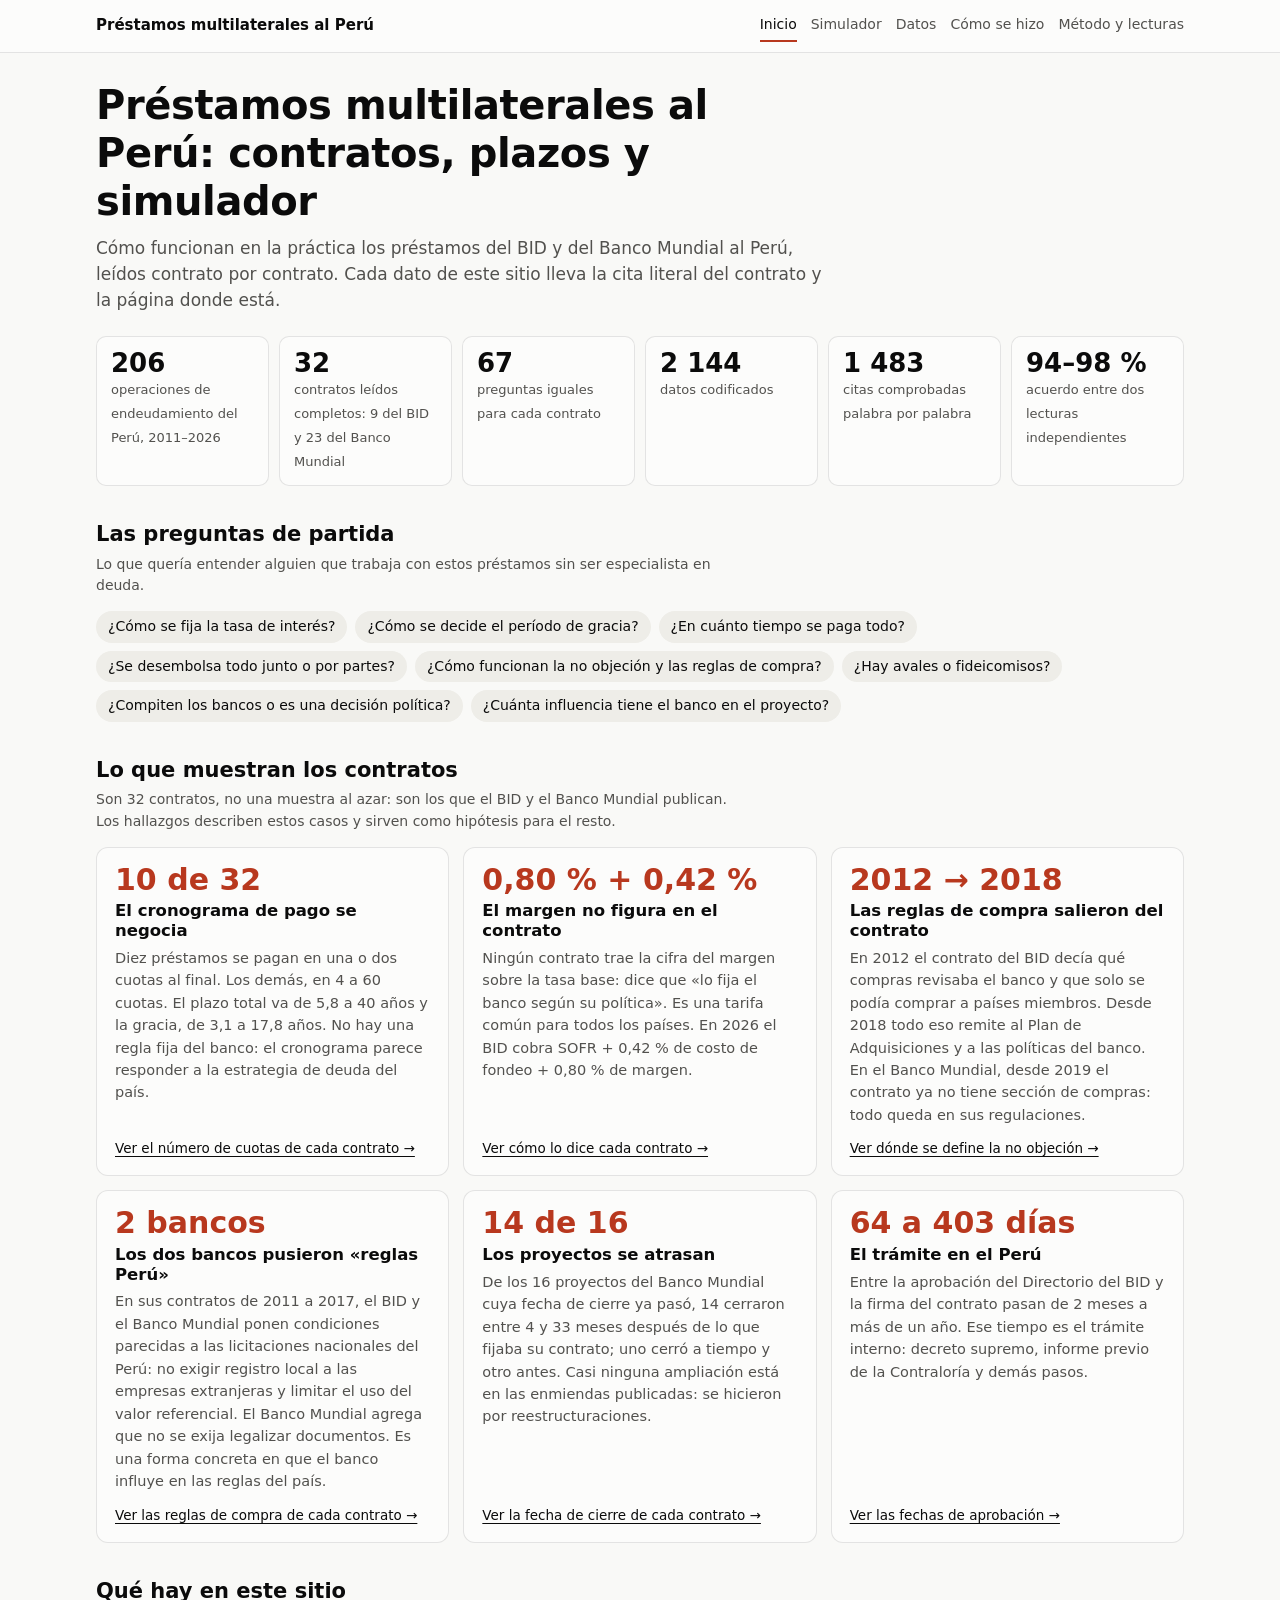
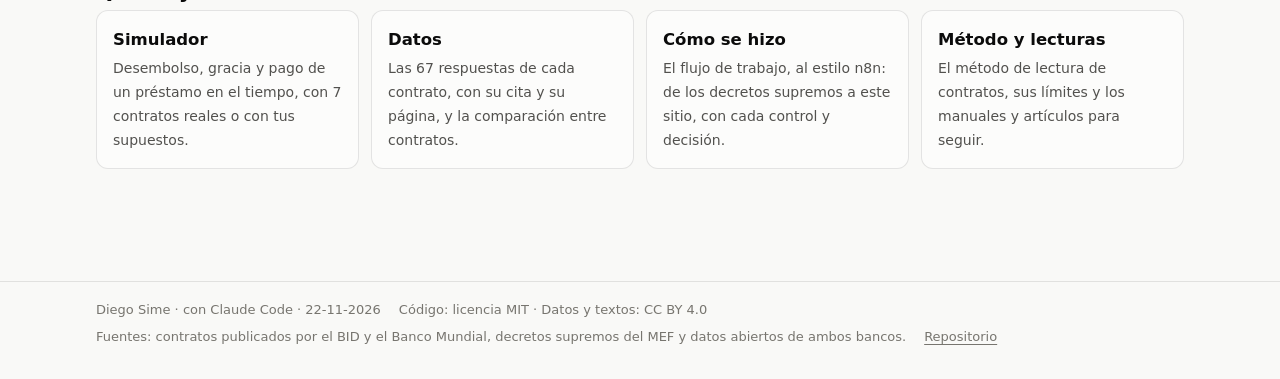
<file: index.html>
<!doctype html>
<html lang="es">
<head>
<meta charset="utf-8">
<meta name="viewport" content="width=device-width, initial-scale=1, viewport-fit=cover">
<title>Préstamos multilaterales al Perú</title>
<meta name="description" content="Cómo funcionan, en la práctica, los préstamos del BID y del Banco Mundial al Perú: 32 contratos leídos uno por uno, con plazos, tasas, desembolsos, compras y atrasos, y un simulador.">
<link rel="icon" href="data:image/svg+xml,%3Csvg xmlns='http://www.w3.org/2000/svg' viewBox='0 0 16 16'%3E%3Crect x='1' y='7' width='3' height='8' rx='1' fill='%232a78d6'/%3E%3Crect x='6.5' y='3' width='3' height='12' rx='1' fill='%23eb6834'/%3E%3Crect x='12' y='5' width='3' height='10' rx='1' fill='%231baf7a'/%3E%3C/svg%3E">
<link rel="stylesheet" href="assets/estilos.css">
</head>
<body>
<!-- PROCESO 1: Barra superior, igual en todas las páginas -->
<header class="barra"><div class="barra__in">
  <a class="barra__sitio" href="index.html">Préstamos multilaterales al Perú</a>
  <nav aria-label="Secciones">
    <a href="index.html" aria-current="page">Inicio</a>
    <a href="simulador.html">Simulador</a>
    <a href="datos.html">Datos</a>
    <a href="pipeline.html">Cómo se hizo</a>
    <a href="metodo.html">Método y lecturas</a>
  </nav>
</div></header>

<main>
<!-- PROCESO 2: Portada -->
<section class="portada">
  <h1>Préstamos multilaterales al Perú: contratos, plazos y simulador</h1>
  <p class="lead">Cómo funcionan en la práctica los préstamos del BID y del Banco Mundial al Perú, leídos contrato por contrato. Cada dato de este sitio lleva la cita literal del contrato y la página donde está.</p>
  <div class="cifras" aria-label="El trabajo en cifras">
    <div class="cifra"><b>206</b><span>operaciones de endeudamiento del Perú, 2011–2026</span></div>
    <div class="cifra"><b>32</b><span>contratos leídos completos: 9 del BID y 23 del Banco Mundial</span></div>
    <div class="cifra"><b>67</b><span>preguntas iguales para cada contrato</span></div>
    <div class="cifra"><b>2 144</b><span>datos codificados</span></div>
    <div class="cifra"><b>1 483</b><span>citas comprobadas palabra por palabra</span></div>
    <div class="cifra"><b>94–98 %</b><span>acuerdo entre dos lecturas independientes</span></div>
  </div>
</section>

<!-- PROCESO 3: Preguntas de partida -->
<section class="seccion">
  <h2>Las preguntas de partida</h2>
  <p class="sub">Lo que quería entender alguien que trabaja con estos préstamos sin ser especialista en deuda.</p>
  <ul class="preguntas">
    <li>¿Cómo se fija la tasa de interés?</li><li>¿Cómo se decide el período de gracia?</li><li>¿En cuánto tiempo se paga todo?</li>
    <li>¿Se desembolsa todo junto o por partes?</li><li>¿Cómo funcionan la no objeción y las reglas de compra?</li>
    <li>¿Hay avales o fideicomisos?</li><li>¿Compiten los bancos o es una decisión política?</li><li>¿Cuánta influencia tiene el banco en el proyecto?</li>
  </ul>
</section>

<!-- PROCESO 4: Hallazgos, cada uno con enlace a su evidencia -->
<section class="seccion">
  <h2>Lo que muestran los contratos</h2>
  <p class="sub">Son 32 contratos, no una muestra al azar: son los que el BID y el Banco Mundial publican. Los hallazgos describen estos casos y sirven como hipótesis para el resto.</p>
  <div class="hallazgos">
    <article class="hallazgo">
      <div class="num">10 de 32</div>
      <h3>El cronograma de pago se negocia</h3>
      <p>Diez préstamos se pagan en una o dos cuotas al final. Los demás, en 4 a 60 cuotas. El plazo total va de 5,8 a 40 años y la gracia, de 3,1 a 17,8 años. No hay una regla fija del banco: el cronograma parece responder a la estrategia de deuda del país.</p>
      <a class="ver" href="datos.html#var=B04">Ver el número de cuotas de cada contrato →</a>
    </article>
    <article class="hallazgo">
      <div class="num">0,80 % + 0,42 %</div>
      <h3>El margen no figura en el contrato</h3>
      <p>Ningún contrato trae la cifra del margen sobre la tasa base: dice que «lo fija el banco según su política». Es una tarifa común para todos los países. En 2026 el BID cobra SOFR + 0,42 % de costo de fondeo + 0,80 % de margen.</p>
      <a class="ver" href="datos.html#var=C03">Ver cómo lo dice cada contrato →</a>
    </article>
    <article class="hallazgo">
      <div class="num">2012 → 2018</div>
      <h3>Las reglas de compra salieron del contrato</h3>
      <p>En 2012 el contrato del BID decía qué compras revisaba el banco y que solo se podía comprar a países miembros. Desde 2018 todo eso remite al Plan de Adquisiciones y a las políticas del banco. En el Banco Mundial, desde 2019 el contrato ya no tiene sección de compras: todo queda en sus regulaciones.</p>
      <a class="ver" href="datos.html#var=E05a">Ver dónde se define la no objeción →</a>
    </article>
    <article class="hallazgo">
      <div class="num">2 bancos</div>
      <h3>Los dos bancos pusieron «reglas Perú»</h3>
      <p>En sus contratos de 2011 a 2017, el BID y el Banco Mundial ponen condiciones parecidas a las licitaciones nacionales del Perú: no exigir registro local a las empresas extranjeras y limitar el uso del valor referencial. El Banco Mundial agrega que no se exija legalizar documentos. Es una forma concreta en que el banco influye en las reglas del país.</p>
      <a class="ver" href="datos.html#var=E12">Ver las reglas de compra de cada contrato →</a>
    </article>
    <article class="hallazgo">
      <div class="num">14 de 16</div>
      <h3>Los proyectos se atrasan</h3>
      <p>De los 16 proyectos del Banco Mundial cuya fecha de cierre ya pasó, 14 cerraron entre 4 y 33 meses después de lo que fijaba su contrato; uno cerró a tiempo y otro antes. Casi ninguna ampliación está en las enmiendas publicadas: se hicieron por reestructuraciones.</p>
      <a class="ver" href="datos.html#var=B01">Ver la fecha de cierre de cada contrato →</a>
    </article>
    <article class="hallazgo">
      <div class="num">64 a 403 días</div>
      <h3>El trámite en el Perú</h3>
      <p>Entre la aprobación del Directorio del BID y la firma del contrato pasan de 2 meses a más de un año. Ese tiempo es el trámite interno: decreto supremo, informe previo de la Contraloría y demás pasos.</p>
      <a class="ver" href="datos.html#var=A06">Ver las fechas de aprobación →</a>
    </article>
  </div>
</section>

<!-- PROCESO 5: Accesos -->
<section class="seccion">
  <h2>Qué hay en este sitio</h2>
  <div class="accesos">
    <a class="acceso" href="simulador.html"><b>Simulador</b><span>Desembolso, gracia y pago de un préstamo en el tiempo, con 7 contratos reales o con tus supuestos.</span></a>
    <a class="acceso" href="datos.html"><b>Datos</b><span>Las 67 respuestas de cada contrato, con su cita y su página, y la comparación entre contratos.</span></a>
    <a class="acceso" href="pipeline.html"><b>Cómo se hizo</b><span>El flujo de trabajo, al estilo n8n: de los decretos supremos a este sitio, con cada control y decisión.</span></a>
    <a class="acceso" href="metodo.html"><b>Método y lecturas</b><span>El método de lectura de contratos, sus límites y los manuales y artículos para seguir.</span></a>
  </div>
</section>
</main>

<footer class="pie"><div class="pie__in">
  <span>Diego Sime · con Claude Code · 22-11-2026</span>
  <span>Código: licencia MIT · Datos y textos: CC BY 4.0</span>
  <span>Fuentes: contratos publicados por el BID y el Banco Mundial, decretos supremos del MEF y datos abiertos de ambos bancos.</span>
  <a href="https://github.com/diegosimemirror/loan">Repositorio</a>
</div></footer>
</body>
</html>
</file>
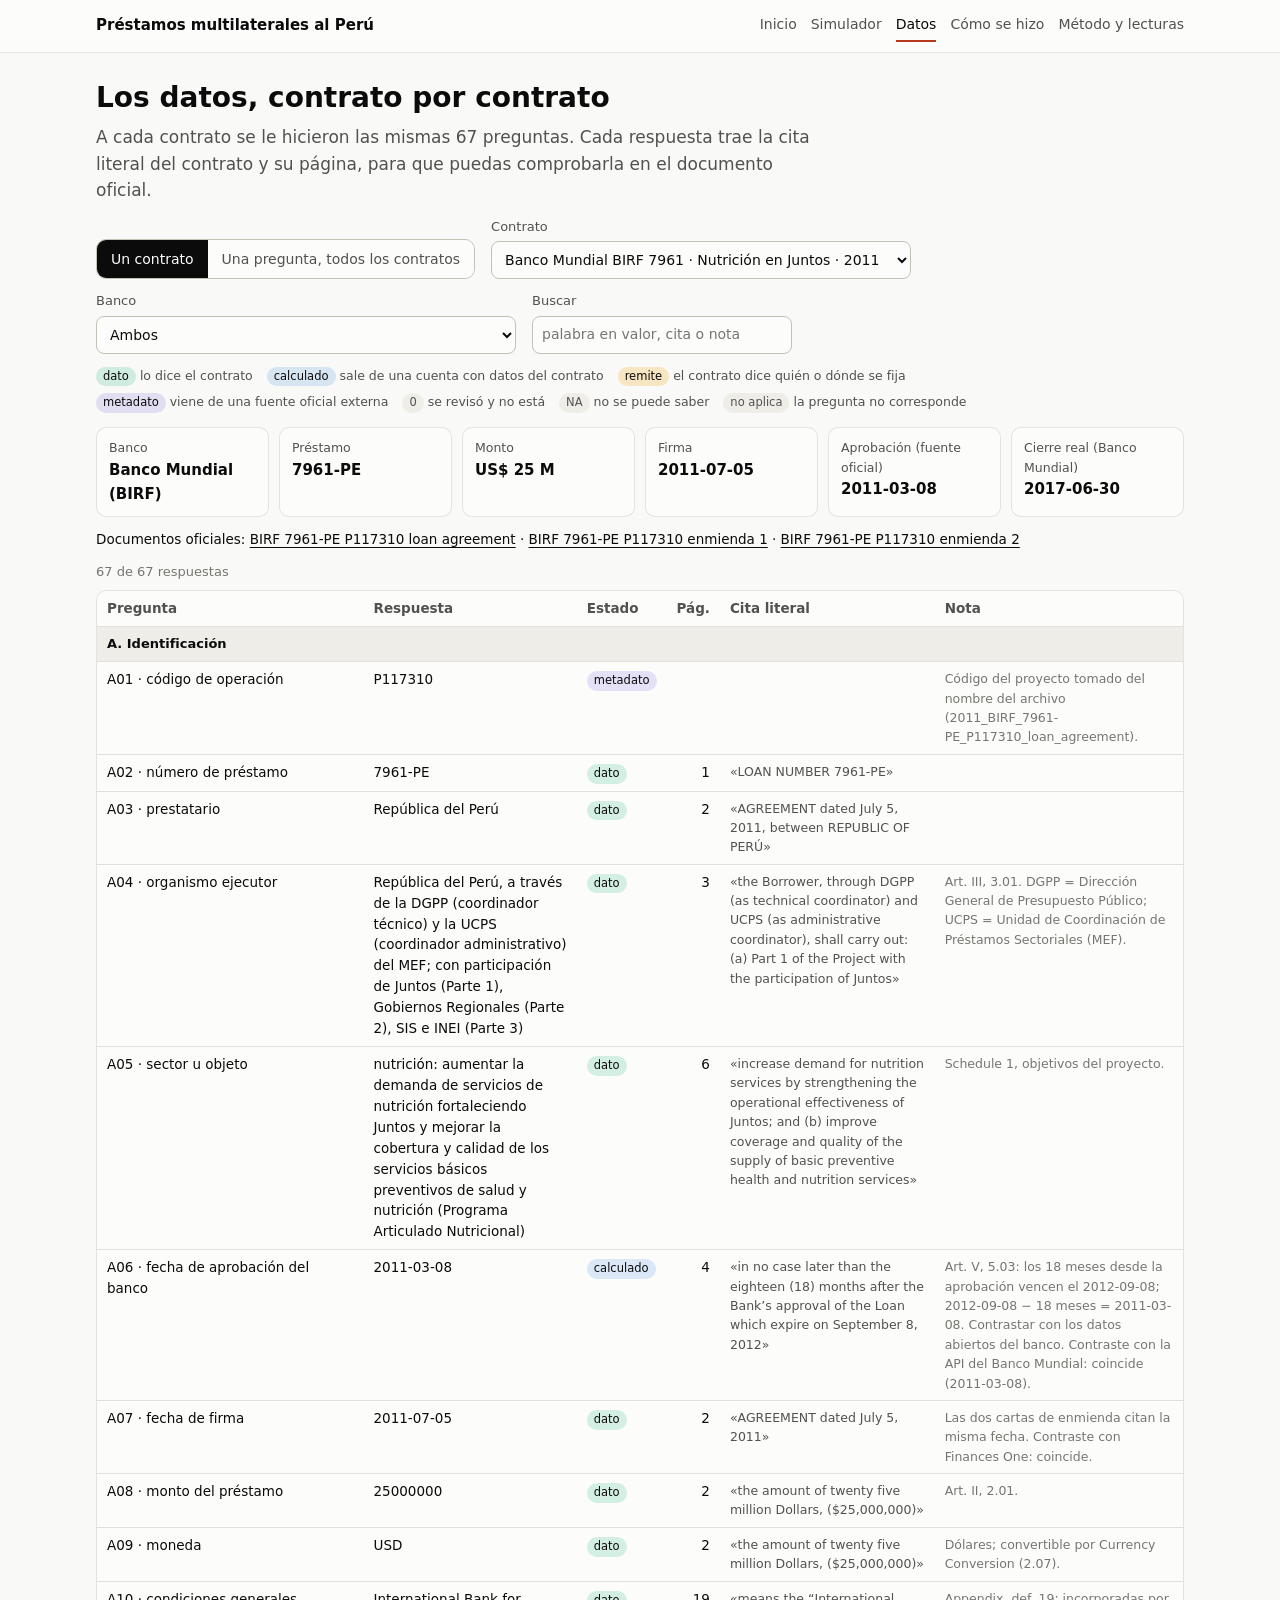
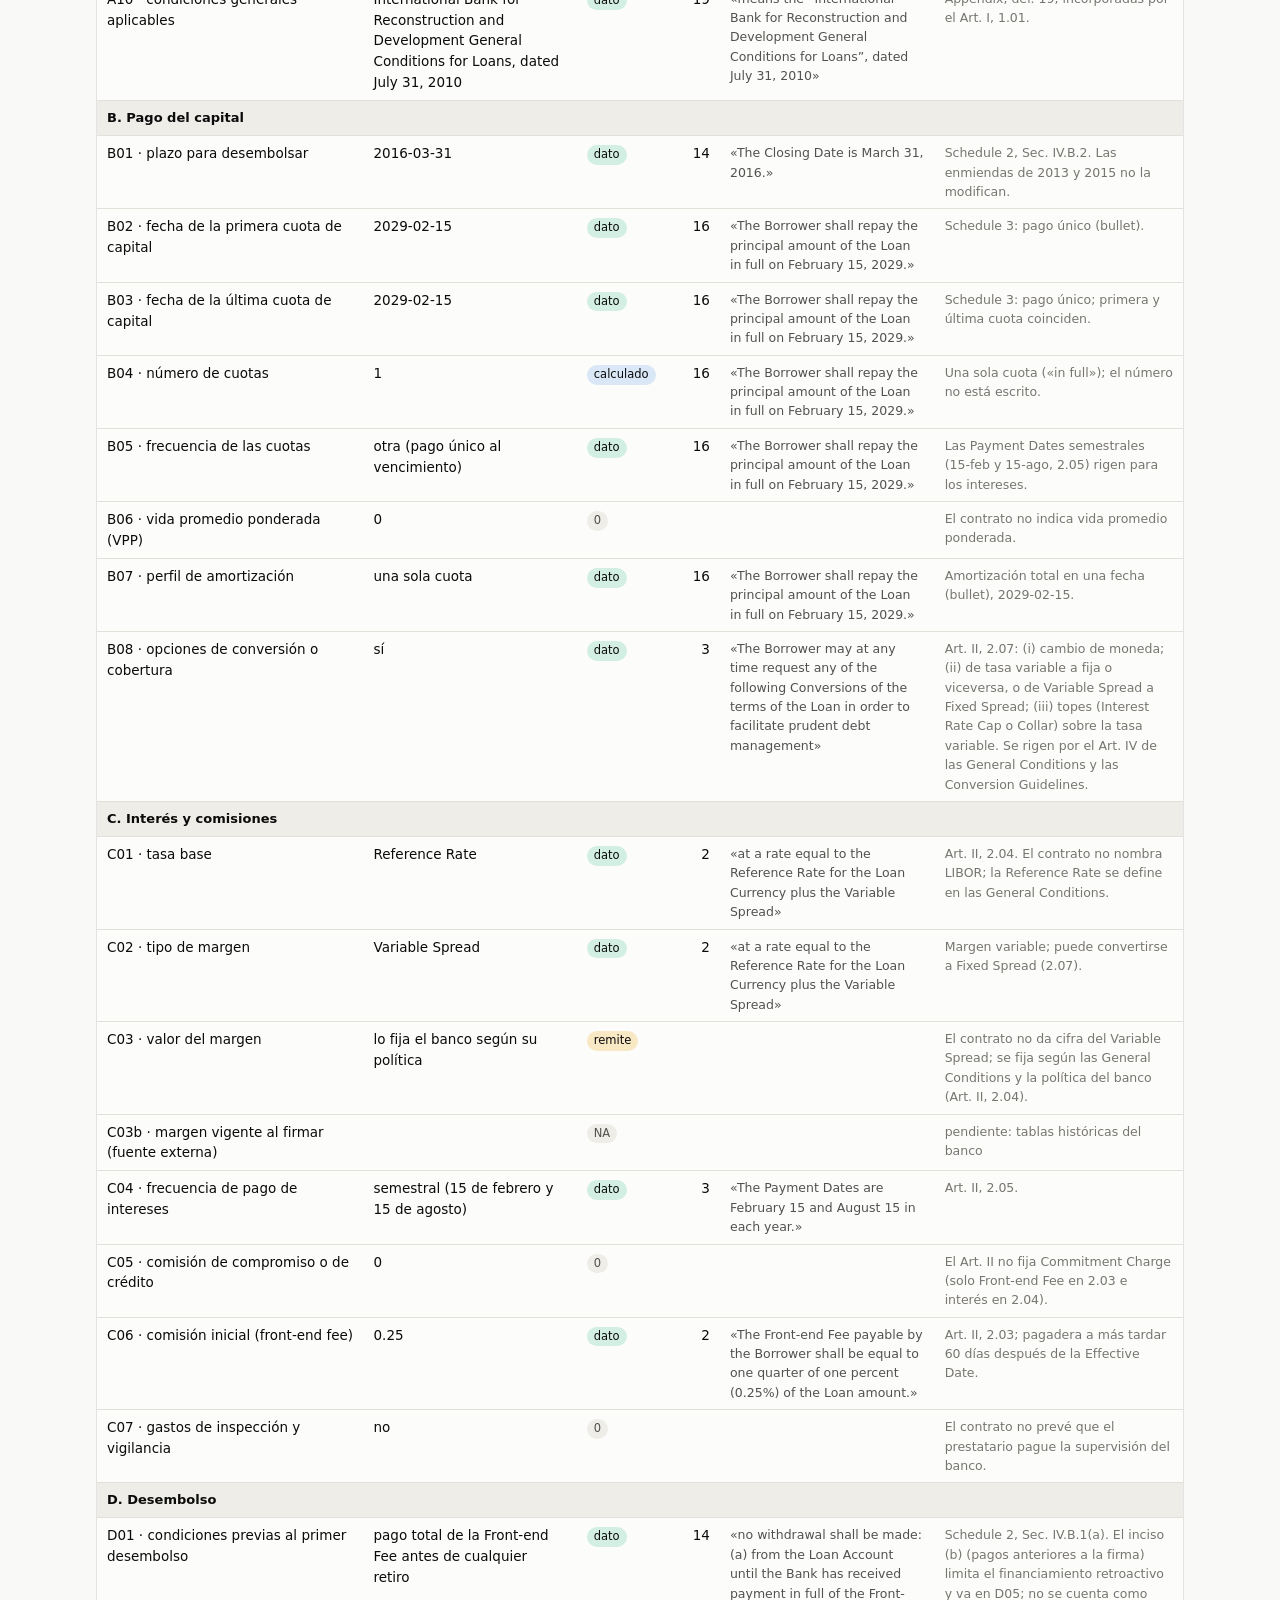
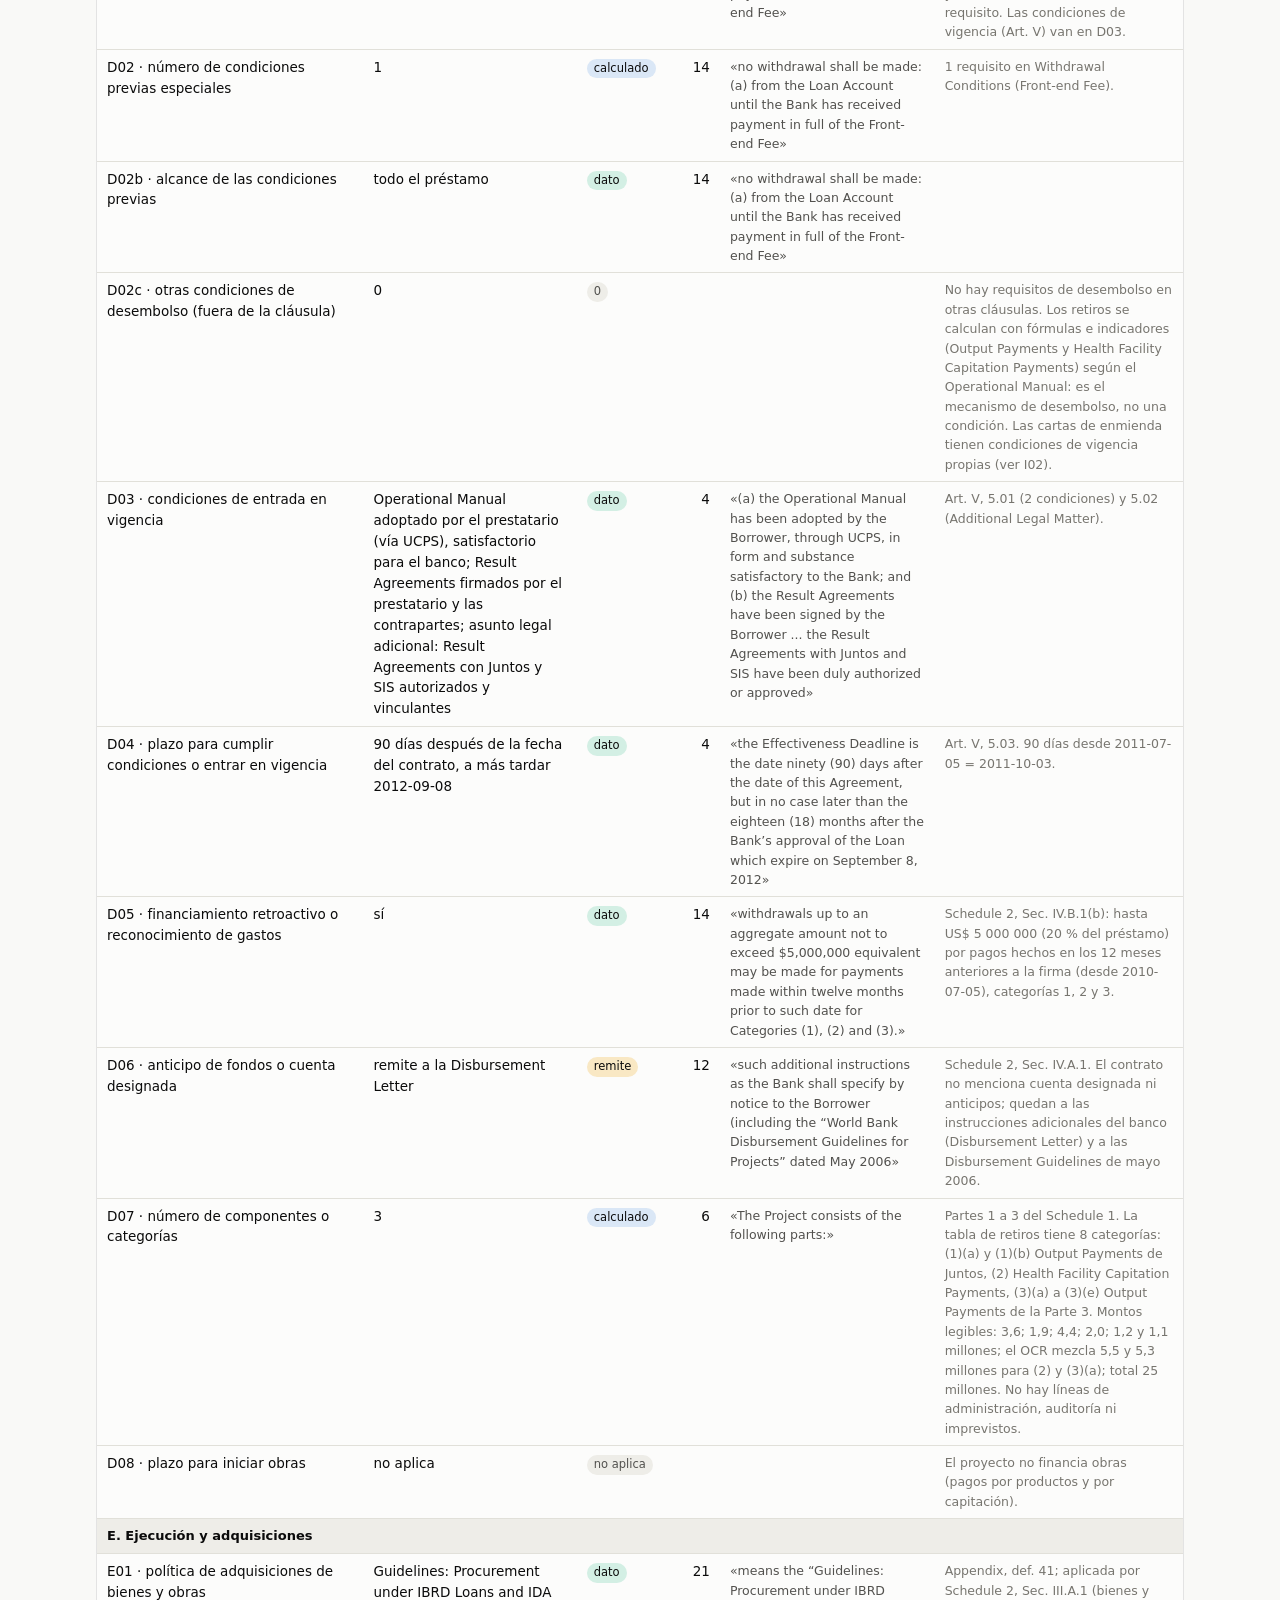
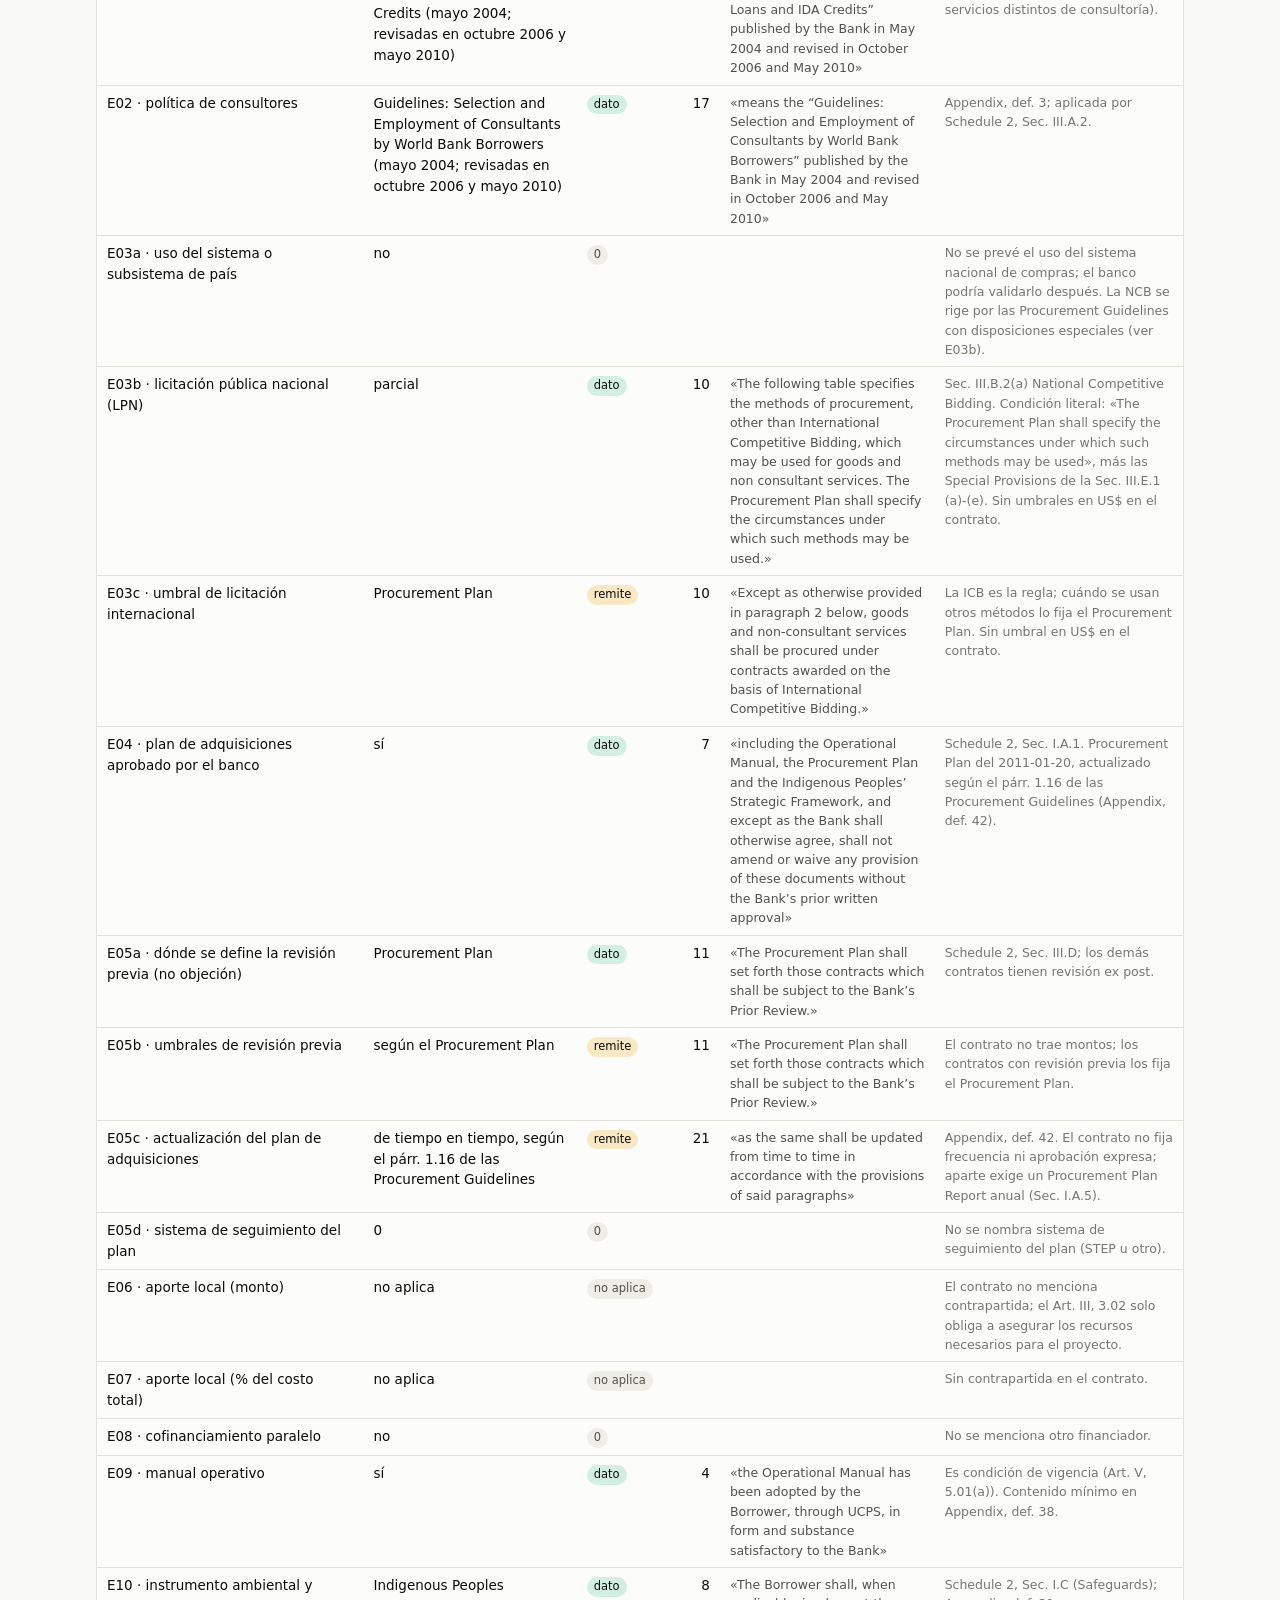
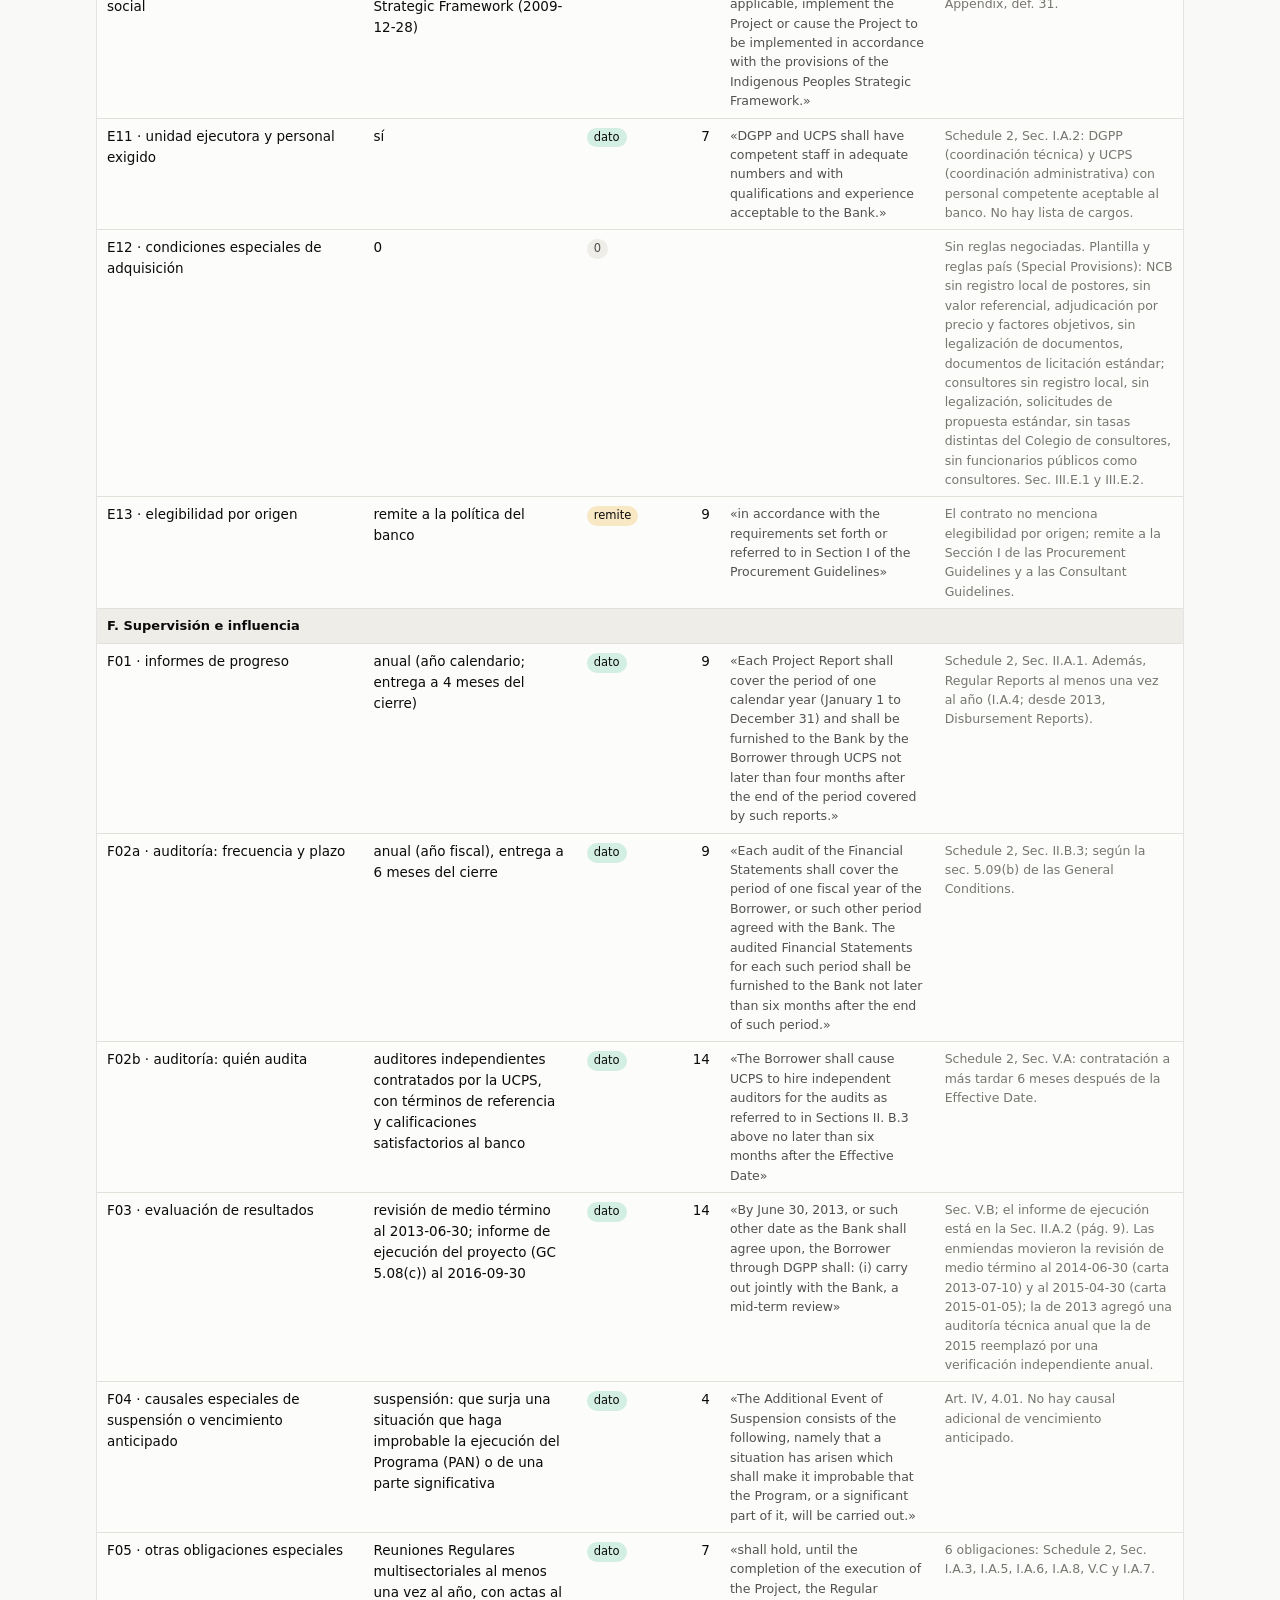
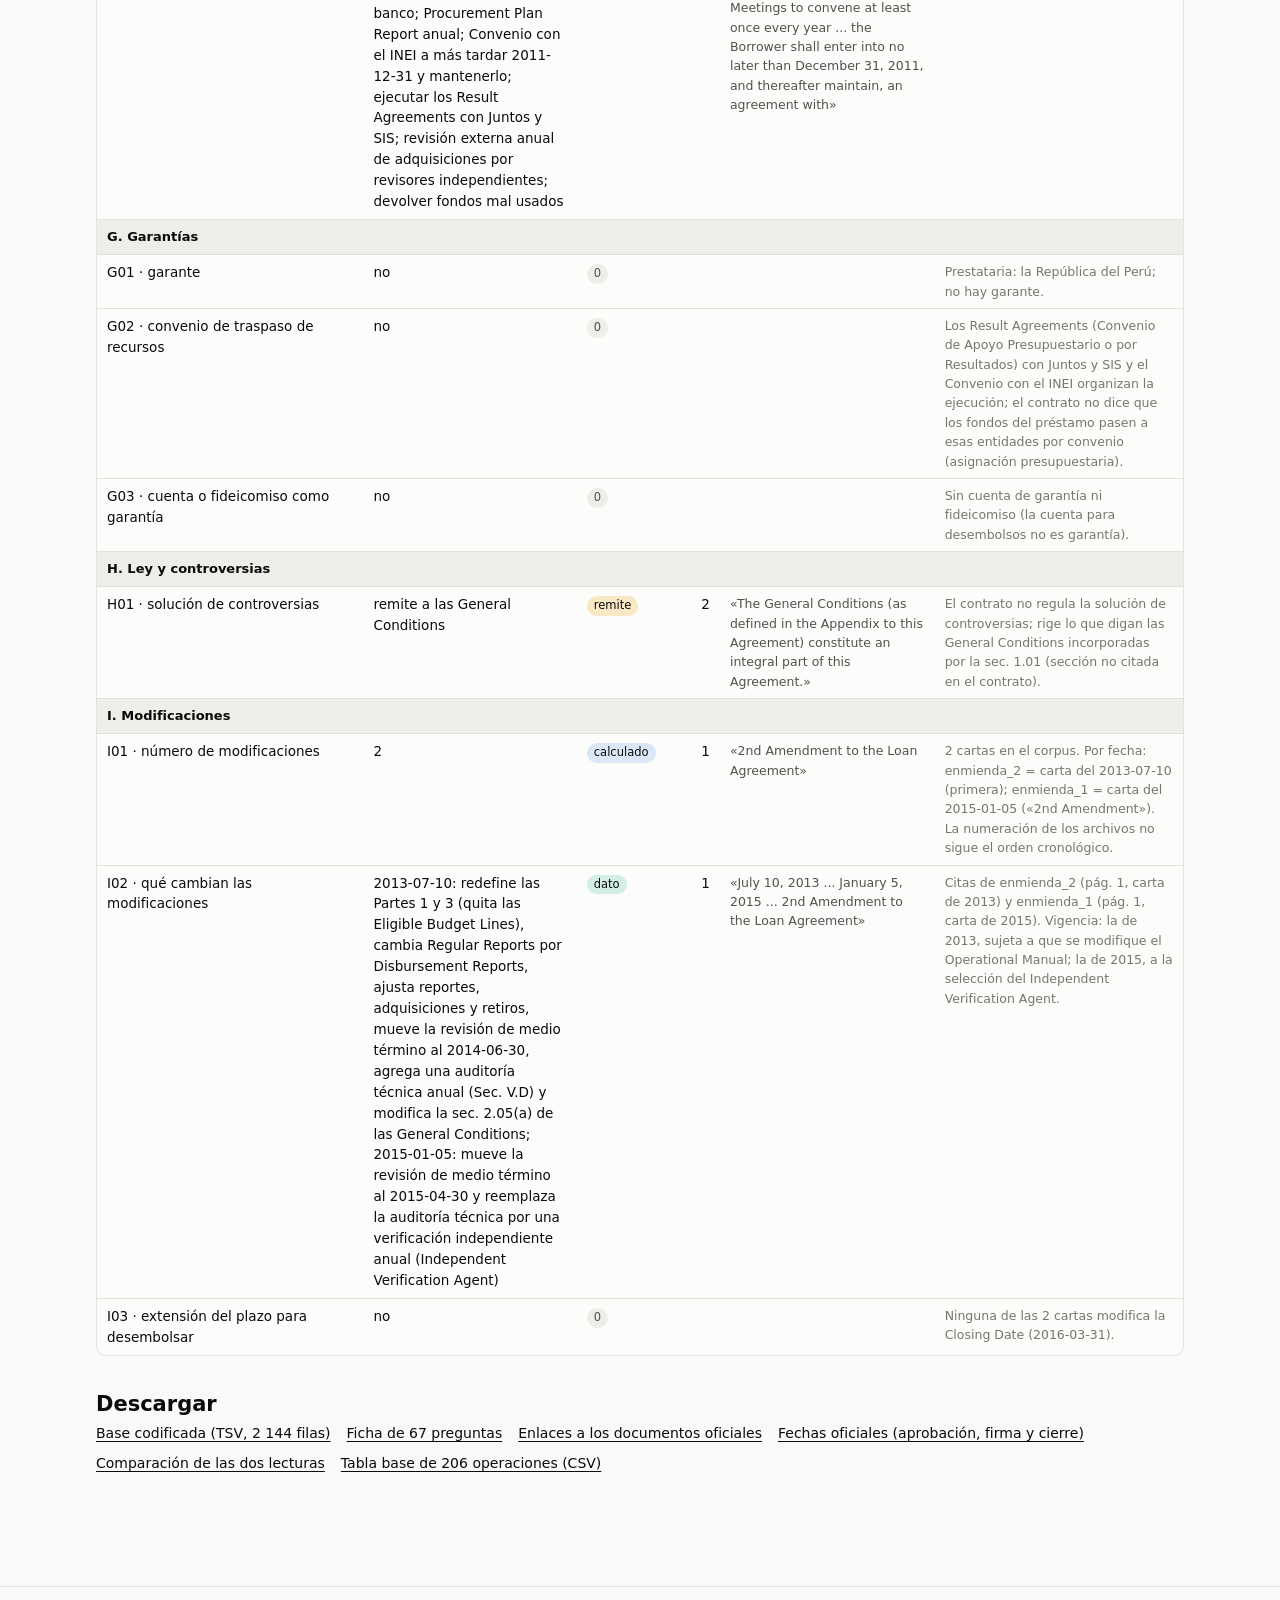
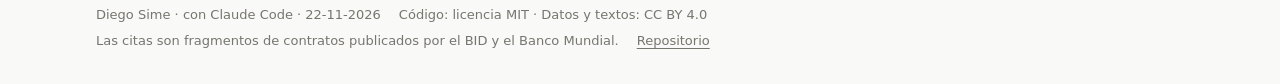
<file: datos.html>
<!doctype html>
<html lang="es">
<head>
<meta charset="utf-8">
<meta name="viewport" content="width=device-width, initial-scale=1, viewport-fit=cover">
<title>Datos · Préstamos multilaterales al Perú</title>
<meta name="description" content="Las 67 respuestas de cada uno de 32 contratos de préstamo del BID y del Banco Mundial al Perú, con su cita literal y su página.">
<link rel="stylesheet" href="assets/estilos.css">
<style>
.vista { display: inline-flex; border: 1px solid var(--axis); border-radius: 10px; overflow: hidden; }
.vista button { font: inherit; font-size: 14px; border: 0; background: var(--surface); color: var(--ink-2); padding: 8px 14px; cursor: pointer; min-height: 38px; }
.vista button[aria-pressed="true"] { background: var(--ink); color: var(--surface); }
.controles { display: flex; flex-wrap: wrap; gap: 12px 16px; align-items: end; margin: 14px 0 12px; }
.controles label { display: flex; flex-direction: column; gap: 4px; font-size: 13px; color: var(--ink-2); }
.controles select, .controles input { font: inherit; font-size: 14px; color: var(--ink); background: var(--surface); border: 1px solid var(--axis); border-radius: 8px; padding: 7px 9px; min-height: 38px; max-width: 100%; }
.controles label { min-width: 0; max-width: 100%; }
.controles select { width: min(420px, calc(100vw - 32px)); }
.ficha-contrato { display: grid; grid-template-columns: repeat(auto-fill, minmax(170px, 1fr)); gap: 10px; margin-bottom: 12px; }
.ficha-contrato div { background: var(--surface); border: 1px solid var(--ring); border-radius: 10px; padding: 10px 12px; }
.ficha-contrato b { display: block; font-size: 12.5px; color: var(--ink-2); font-weight: 500; }
.ficha-contrato span { font-size: 15px; font-weight: 600; }
.docs { font-size: 13.5px; margin: 0 0 12px; }
.bloque td { background: var(--chip); font-weight: 600; font-size: 13px; }
td.cita { font-size: 12.5px; color: var(--ink-2); max-width: 46ch; }
td.cita q { quotes: "«" "»"; }
td.valor { font-weight: 500; max-width: 40ch; }
td.nt { font-size: 12.5px; color: var(--muted); max-width: 38ch; }
td.fecha { white-space: nowrap; }
.controles label[hidden] { display: none; }
.controles input[type=search] { width: min(260px, calc(100vw - 32px)); }
.leyenda { display: flex; flex-wrap: wrap; gap: 6px 14px; font-size: 12.5px; color: var(--ink-2); margin: 6px 0 14px; }
.cuenta { font-size: 13px; color: var(--muted); margin: 0 0 8px; }
.descargas { display: flex; flex-wrap: wrap; gap: 8px 16px; font-size: 14px; }
@media (max-width: 640px) { td.nt, th.nt { display: none; } }
</style>
</head>
<body>
<header class="barra"><div class="barra__in">
  <a class="barra__sitio" href="index.html">Préstamos multilaterales al Perú</a>
  <nav aria-label="Secciones">
    <a href="index.html">Inicio</a>
    <a href="simulador.html">Simulador</a>
    <a href="datos.html" aria-current="page">Datos</a>
    <a href="pipeline.html">Cómo se hizo</a>
    <a href="metodo.html">Método y lecturas</a>
  </nav>
</div></header>

<main>
  <h1 style="font-size:28px">Los datos, contrato por contrato</h1>
  <p class="lead">A cada contrato se le hicieron las mismas 67 preguntas. Cada respuesta trae la cita literal del contrato y su página, para que puedas comprobarla en el documento oficial.</p>

  <div class="controles">
    <div class="vista" role="group" aria-label="Forma de ver los datos">
      <button type="button" id="vContrato" aria-pressed="true">Un contrato</button>
      <button type="button" id="vVariable" aria-pressed="false">Una pregunta, todos los contratos</button>
    </div>
    <label id="lContrato">Contrato <select id="selContrato"></select></label>
    <label id="lVariable" hidden>Pregunta <select id="selVariable"></select></label>
    <label>Banco <select id="selBanco"><option value="">Ambos</option><option value="BID">BID</option><option value="BIRF">Banco Mundial (BIRF)</option></select></label>
    <label>Buscar <input id="buscar" type="search" placeholder="palabra en valor, cita o nota"></label>
  </div>

  <div class="leyenda" aria-label="Qué significa el estado de cada dato">
    <span><span class="estado dato">dato</span> lo dice el contrato</span>
    <span><span class="estado calculado">calculado</span> sale de una cuenta con datos del contrato</span>
    <span><span class="estado remite">remite</span> el contrato dice quién o dónde se fija</span>
    <span><span class="estado metadato">metadato</span> viene de una fuente oficial externa</span>
    <span><span class="estado">0</span> se revisó y no está</span>
    <span><span class="estado">NA</span> no se puede saber</span>
    <span><span class="estado">no aplica</span> la pregunta no corresponde</span>
  </div>

  <div id="cabecera"></div>
  <p class="cuenta" id="cuenta" role="status"></p>
  <div class="tablewrap"><table id="tabla"></table></div>

  <section class="seccion">
    <h2>Descargar</h2>
    <div class="descargas">
      <a href="data/base_codificada_v21.tsv">Base codificada (TSV, 2 144 filas)</a>
      <a href="data/ficha_v21.tsv">Ficha de 67 preguntas</a>
      <a href="data/fuentes_documentos.tsv">Enlaces a los documentos oficiales</a>
      <a href="data/fechas_oficiales.tsv">Fechas oficiales (aprobación, firma y cierre)</a>
      <a href="data/concordancia_muestras.tsv">Comparación de las dos lecturas</a>
      <a href="data/prestamos_peru_2011_2026.csv">Tabla base de 206 operaciones (CSV)</a>
    </div>
  </section>
</main>

<footer class="pie"><div class="pie__in">
  <span>Diego Sime · con Claude Code · 22-11-2026</span>
  <span>Código: licencia MIT · Datos y textos: CC BY 4.0</span>
  <span>Las citas son fragmentos de contratos publicados por el BID y el Banco Mundial.</span>
  <a href="https://github.com/diegosimemirror/loan">Repositorio</a>
</div></footer>
<script src="assets/datos.js"></script>
</body>
</html>
</file>
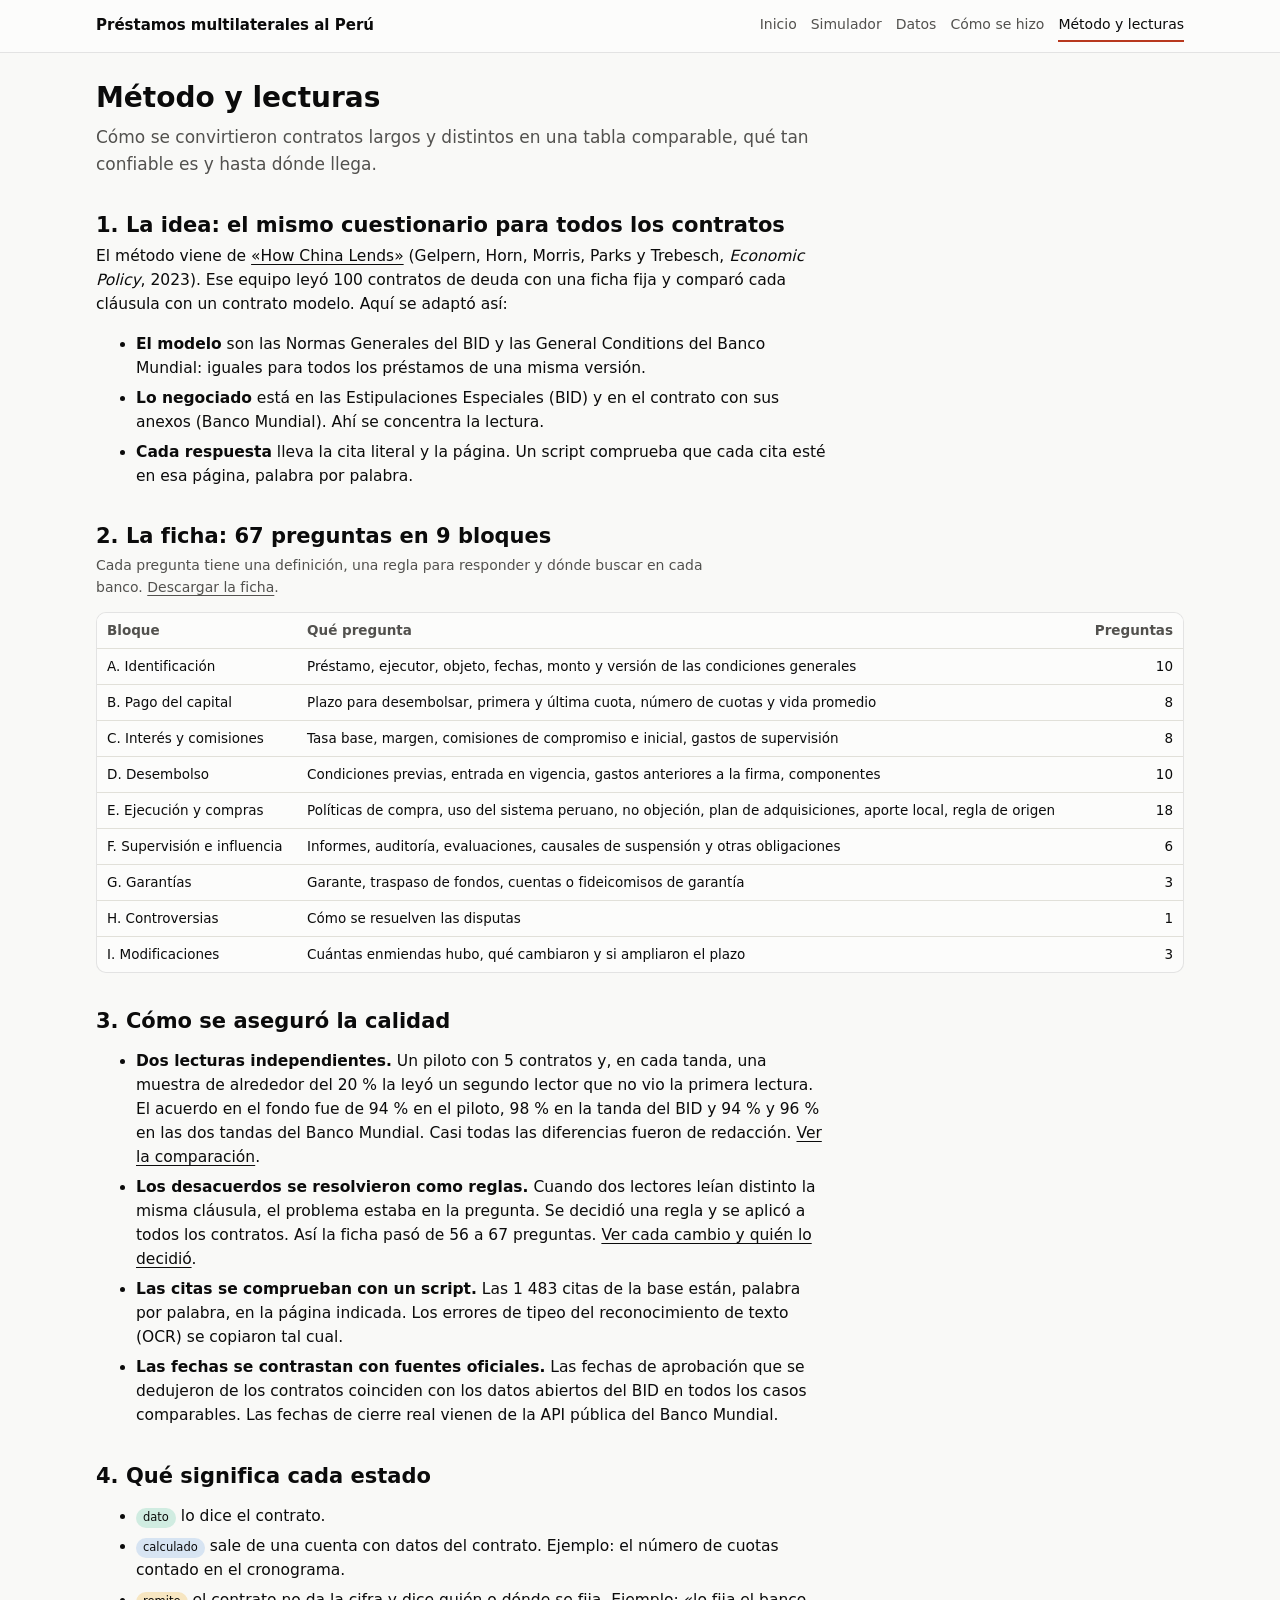
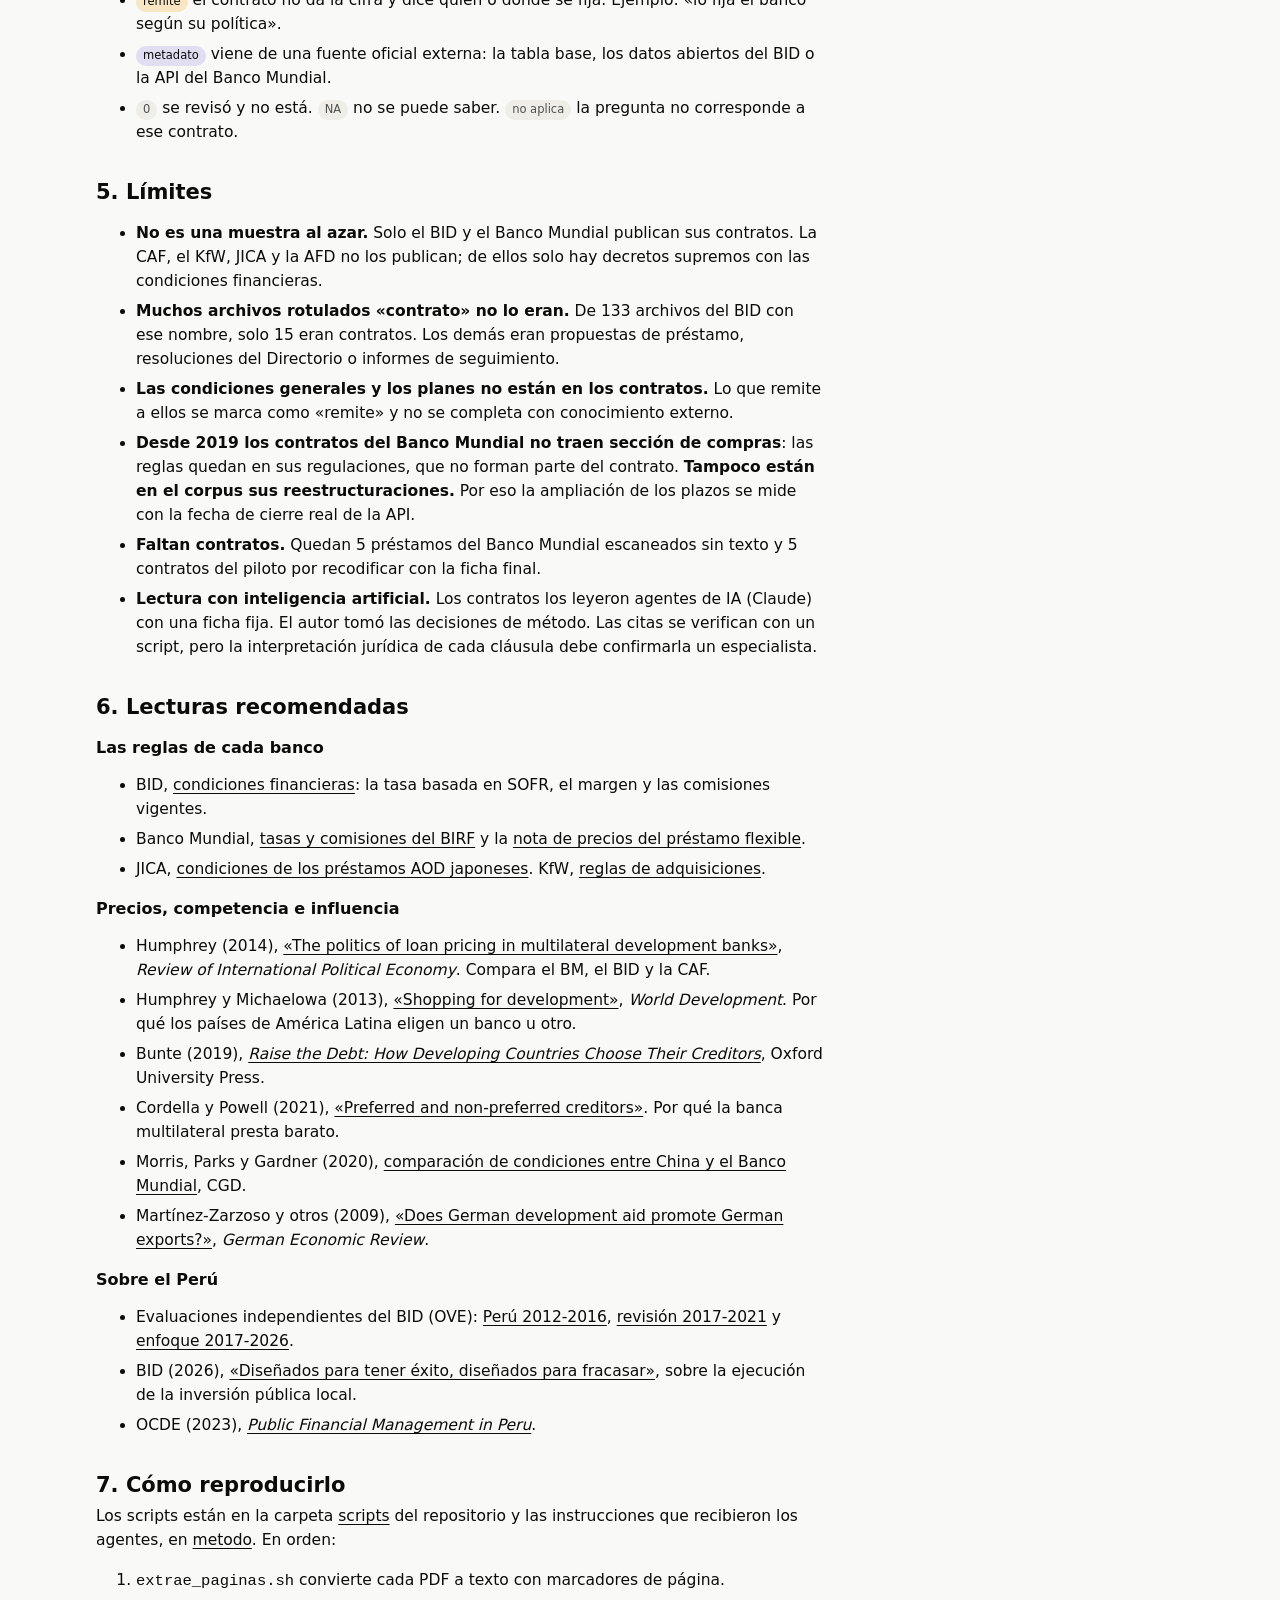
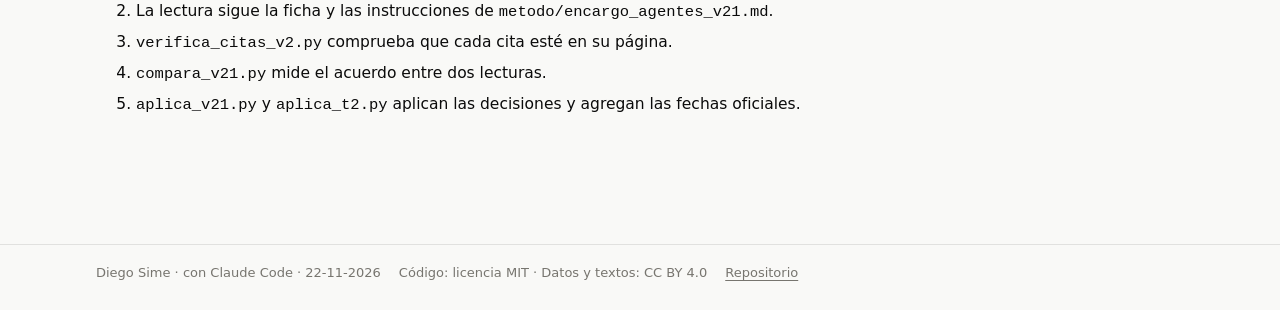
<file: metodo.html>
<!doctype html>
<html lang="es">
<head>
<meta charset="utf-8">
<meta name="viewport" content="width=device-width, initial-scale=1, viewport-fit=cover">
<title>Método y lecturas · Préstamos multilaterales al Perú</title>
<meta name="description" content="Cómo se leyeron 32 contratos de préstamo con un mismo cuestionario, cómo se midió la calidad, sus límites y las lecturas recomendadas.">
<link rel="stylesheet" href="assets/estilos.css">
</head>
<body>
<header class="barra"><div class="barra__in">
  <a class="barra__sitio" href="index.html">Préstamos multilaterales al Perú</a>
  <nav aria-label="Secciones">
    <a href="index.html">Inicio</a>
    <a href="simulador.html">Simulador</a>
    <a href="datos.html">Datos</a>
    <a href="pipeline.html">Cómo se hizo</a>
    <a href="metodo.html" aria-current="page">Método y lecturas</a>
  </nav>
</div></header>

<main>
  <h1 style="font-size:28px">Método y lecturas</h1>
  <p class="lead">Cómo se convirtieron contratos largos y distintos en una tabla comparable, qué tan confiable es y hasta dónde llega.</p>

  <section class="seccion prosa">
    <h2>1. La idea: el mismo cuestionario para todos los contratos</h2>
    <p>El método viene de <a href="https://docs.aiddata.org/reports/how-china-lends.html" target="_blank" rel="noopener">«How China Lends»</a> (Gelpern, Horn, Morris, Parks y Trebesch, <i>Economic Policy</i>, 2023). Ese equipo leyó 100 contratos de deuda con una ficha fija y comparó cada cláusula con un contrato modelo. Aquí se adaptó así:</p>
    <ul>
      <li><b>El modelo</b> son las Normas Generales del BID y las General Conditions del Banco Mundial: iguales para todos los préstamos de una misma versión.</li>
      <li><b>Lo negociado</b> está en las Estipulaciones Especiales (BID) y en el contrato con sus anexos (Banco Mundial). Ahí se concentra la lectura.</li>
      <li><b>Cada respuesta</b> lleva la cita literal y la página. Un script comprueba que cada cita esté en esa página, palabra por palabra.</li>
    </ul>
  </section>

  <section class="seccion">
    <h2>2. La ficha: 67 preguntas en 9 bloques</h2>
    <p class="sub">Cada pregunta tiene una definición, una regla para responder y dónde buscar en cada banco. <a href="data/ficha_v21.tsv">Descargar la ficha</a>.</p>
    <div class="tablewrap"><table>
      <thead><tr><th>Bloque</th><th>Qué pregunta</th><th class="num">Preguntas</th></tr></thead>
      <tbody>
        <tr><td>A. Identificación</td><td>Préstamo, ejecutor, objeto, fechas, monto y versión de las condiciones generales</td><td class="num">10</td></tr>
        <tr><td>B. Pago del capital</td><td>Plazo para desembolsar, primera y última cuota, número de cuotas y vida promedio</td><td class="num">8</td></tr>
        <tr><td>C. Interés y comisiones</td><td>Tasa base, margen, comisiones de compromiso e inicial, gastos de supervisión</td><td class="num">8</td></tr>
        <tr><td>D. Desembolso</td><td>Condiciones previas, entrada en vigencia, gastos anteriores a la firma, componentes</td><td class="num">10</td></tr>
        <tr><td>E. Ejecución y compras</td><td>Políticas de compra, uso del sistema peruano, no objeción, plan de adquisiciones, aporte local, regla de origen</td><td class="num">18</td></tr>
        <tr><td>F. Supervisión e influencia</td><td>Informes, auditoría, evaluaciones, causales de suspensión y otras obligaciones</td><td class="num">6</td></tr>
        <tr><td>G. Garantías</td><td>Garante, traspaso de fondos, cuentas o fideicomisos de garantía</td><td class="num">3</td></tr>
        <tr><td>H. Controversias</td><td>Cómo se resuelven las disputas</td><td class="num">1</td></tr>
        <tr><td>I. Modificaciones</td><td>Cuántas enmiendas hubo, qué cambiaron y si ampliaron el plazo</td><td class="num">3</td></tr>
      </tbody>
    </table></div>
  </section>

  <section class="seccion prosa">
    <h2>3. Cómo se aseguró la calidad</h2>
    <ul>
      <li><b>Dos lecturas independientes.</b> Un piloto con 5 contratos y, en cada tanda, una muestra de alrededor del 20 % la leyó un segundo lector que no vio la primera lectura. El acuerdo en el fondo fue de 94 % en el piloto, 98 % en la tanda del BID y 94 % y 96 % en las dos tandas del Banco Mundial. Casi todas las diferencias fueron de redacción. <a href="data/concordancia_muestras.tsv">Ver la comparación</a>.</li>
      <li><b>Los desacuerdos se resolvieron como reglas.</b> Cuando dos lectores leían distinto la misma cláusula, el problema estaba en la pregunta. Se decidió una regla y se aplicó a todos los contratos. Así la ficha pasó de 56 a 67 preguntas. <a href="data/cambios_ficha.tsv">Ver cada cambio y quién lo decidió</a>.</li>
      <li><b>Las citas se comprueban con un script.</b> Las 1 483 citas de la base están, palabra por palabra, en la página indicada. Los errores de tipeo del reconocimiento de texto (OCR) se copiaron tal cual.</li>
      <li><b>Las fechas se contrastan con fuentes oficiales.</b> Las fechas de aprobación que se dedujeron de los contratos coinciden con los datos abiertos del BID en todos los casos comparables. Las fechas de cierre real vienen de la API pública del Banco Mundial.</li>
    </ul>
  </section>

  <section class="seccion prosa">
    <h2>4. Qué significa cada estado</h2>
    <ul>
      <li><span class="estado dato">dato</span> lo dice el contrato.</li>
      <li><span class="estado calculado">calculado</span> sale de una cuenta con datos del contrato. Ejemplo: el número de cuotas contado en el cronograma.</li>
      <li><span class="estado remite">remite</span> el contrato no da la cifra y dice quién o dónde se fija. Ejemplo: «lo fija el banco según su política».</li>
      <li><span class="estado metadato">metadato</span> viene de una fuente oficial externa: la tabla base, los datos abiertos del BID o la API del Banco Mundial.</li>
      <li><span class="estado">0</span> se revisó y no está. <span class="estado">NA</span> no se puede saber. <span class="estado">no aplica</span> la pregunta no corresponde a ese contrato.</li>
    </ul>
  </section>

  <section class="seccion prosa">
    <h2>5. Límites</h2>
    <ul>
      <li><b>No es una muestra al azar.</b> Solo el BID y el Banco Mundial publican sus contratos. La CAF, el KfW, JICA y la AFD no los publican; de ellos solo hay decretos supremos con las condiciones financieras.</li>
      <li><b>Muchos archivos rotulados «contrato» no lo eran.</b> De 133 archivos del BID con ese nombre, solo 15 eran contratos. Los demás eran propuestas de préstamo, resoluciones del Directorio o informes de seguimiento.</li>
      <li><b>Las condiciones generales y los planes no están en los contratos.</b> Lo que remite a ellos se marca como «remite» y no se completa con conocimiento externo.</li>
      <li><b>Desde 2019 los contratos del Banco Mundial no traen sección de compras</b>: las reglas quedan en sus regulaciones, que no forman parte del contrato. <b>Tampoco están en el corpus sus reestructuraciones.</b> Por eso la ampliación de los plazos se mide con la fecha de cierre real de la API.</li>
      <li><b>Faltan contratos.</b> Quedan 5 préstamos del Banco Mundial escaneados sin texto y 5 contratos del piloto por recodificar con la ficha final.</li>
      <li><b>Lectura con inteligencia artificial.</b> Los contratos los leyeron agentes de IA (Claude) con una ficha fija. El autor tomó las decisiones de método. Las citas se verifican con un script, pero la interpretación jurídica de cada cláusula debe confirmarla un especialista.</li>
    </ul>
  </section>

  <section class="seccion prosa">
    <h2>6. Lecturas recomendadas</h2>
    <h3>Las reglas de cada banco</h3>
    <ul>
      <li>BID, <a href="https://www.iadb.org/es/como-trabajar-juntos/sector-publico/ofertas-de-financiamiento/condiciones-financieras" target="_blank" rel="noopener">condiciones financieras</a>: la tasa basada en SOFR, el margen y las comisiones vigentes.</li>
      <li>Banco Mundial, <a href="https://projects.worldbank.org/en/about/unit/treasury/ibrd-financial-products/lending-rates-and-fees" target="_blank" rel="noopener">tasas y comisiones del BIRF</a> y la <a href="https://thedocs.worldbank.org/en/doc/494451541196179855-0340022018/original/productnoteIFLpricingbasicsOct2020.pdf" target="_blank" rel="noopener">nota de precios del préstamo flexible</a>.</li>
      <li>JICA, <a href="https://www.jica.go.jp/english/activities/schemes/finance_co/standard/1585812_16333.html" target="_blank" rel="noopener">condiciones de los préstamos AOD japoneses</a>. KfW, <a href="https://www.kfw-entwicklungsbank.de/Service/Procurement-Regulations/" target="_blank" rel="noopener">reglas de adquisiciones</a>.</li>
    </ul>
    <h3>Precios, competencia e influencia</h3>
    <ul>
      <li>Humphrey (2014), <a href="https://ideas.repec.org/a/taf/rripxx/v21y2014i3p611-639.html" target="_blank" rel="noopener">«The politics of loan pricing in multilateral development banks»</a>, <i>Review of International Political Economy</i>. Compara el BM, el BID y la CAF.</li>
      <li>Humphrey y Michaelowa (2013), <a href="https://ideas.repec.org/a/eee/wdevel/v44y2013icp142-155.html" target="_blank" rel="noopener">«Shopping for development»</a>, <i>World Development</i>. Por qué los países de América Latina eligen un banco u otro.</li>
      <li>Bunte (2019), <a href="https://academic.oup.com/book/11158" target="_blank" rel="noopener"><i>Raise the Debt: How Developing Countries Choose Their Creditors</i></a>, Oxford University Press.</li>
      <li>Cordella y Powell (2021), <a href="https://documents1.worldbank.org/curated/en/578451563797490303/pdf/Preferred-and-Non-Preferred-Creditors.pdf" target="_blank" rel="noopener">«Preferred and non-preferred creditors»</a>. Por qué la banca multilateral presta barato.</li>
      <li>Morris, Parks y Gardner (2020), <a href="https://cgdev.org/publication/chinese-and-world-bank-lending-terms-systematic-comparison" target="_blank" rel="noopener">comparación de condiciones entre China y el Banco Mundial</a>, CGD.</li>
      <li>Martínez-Zarzoso y otros (2009), <a href="https://econpapers.repec.org/RePEc:bla:germec:v:10:y:2009:i:3:p:317-338" target="_blank" rel="noopener">«Does German development aid promote German exports?»</a>, <i>German Economic Review</i>.</li>
    </ul>
    <h3>Sobre el Perú</h3>
    <ul>
      <li>Evaluaciones independientes del BID (OVE): <a href="https://publications.iadb.org/es/publicacion/17210/evaluacion-del-programa-de-pais-peru-2012-2016" target="_blank" rel="noopener">Perú 2012-2016</a>, <a href="https://publications.iadb.org/publications/english/document/Independent-Country-Program-Review-Peru-2017-2021.pdf" target="_blank" rel="noopener">revisión 2017-2021</a> y <a href="https://publications.iadb.org/es/documento-de-enfoque-evaluacion-extendida-de-programa-pais-peru-2017-2026" target="_blank" rel="noopener">enfoque 2017-2026</a>.</li>
      <li>BID (2026), <a href="https://publications.iadb.org/publications/spanish/document/Disenados-para-tener-exito-disenados-para-fracasar-determinantes-y-opciones-de-reforma-para-la-ejecucion-de-la-inversion-publica-local-en-el-Peru.pdf" target="_blank" rel="noopener">«Diseñados para tener éxito, diseñados para fracasar»</a>, sobre la ejecución de la inversión pública local.</li>
      <li>OCDE (2023), <a href="https://www.oecd.org/es/publications/2023/02/public-financial-management-in-peru_b83e637c/full-report/component-9.html" target="_blank" rel="noopener"><i>Public Financial Management in Peru</i></a>.</li>
    </ul>
  </section>

  <section class="seccion prosa">
    <h2>7. Cómo reproducirlo</h2>
    <p>Los scripts están en la carpeta <a href="https://github.com/diegosimemirror/loan/tree/main/scripts">scripts</a> del repositorio y las instrucciones que recibieron los agentes, en <a href="https://github.com/diegosimemirror/loan/tree/main/metodo">metodo</a>. En orden:</p>
    <ol>
      <li><code>extrae_paginas.sh</code> convierte cada PDF a texto con marcadores de página.</li>
      <li>La lectura sigue la ficha y las instrucciones de <code>metodo/encargo_agentes_v21.md</code>.</li>
      <li><code>verifica_citas_v2.py</code> comprueba que cada cita esté en su página.</li>
      <li><code>compara_v21.py</code> mide el acuerdo entre dos lecturas.</li>
      <li><code>aplica_v21.py</code> y <code>aplica_t2.py</code> aplican las decisiones y agregan las fechas oficiales.</li>
    </ol>
  </section>
</main>

<footer class="pie"><div class="pie__in">
  <span>Diego Sime · con Claude Code · 22-11-2026</span>
  <span>Código: licencia MIT · Datos y textos: CC BY 4.0</span>
  <a href="https://github.com/diegosimemirror/loan">Repositorio</a>
</div></footer>
</body>
</html>
</file>
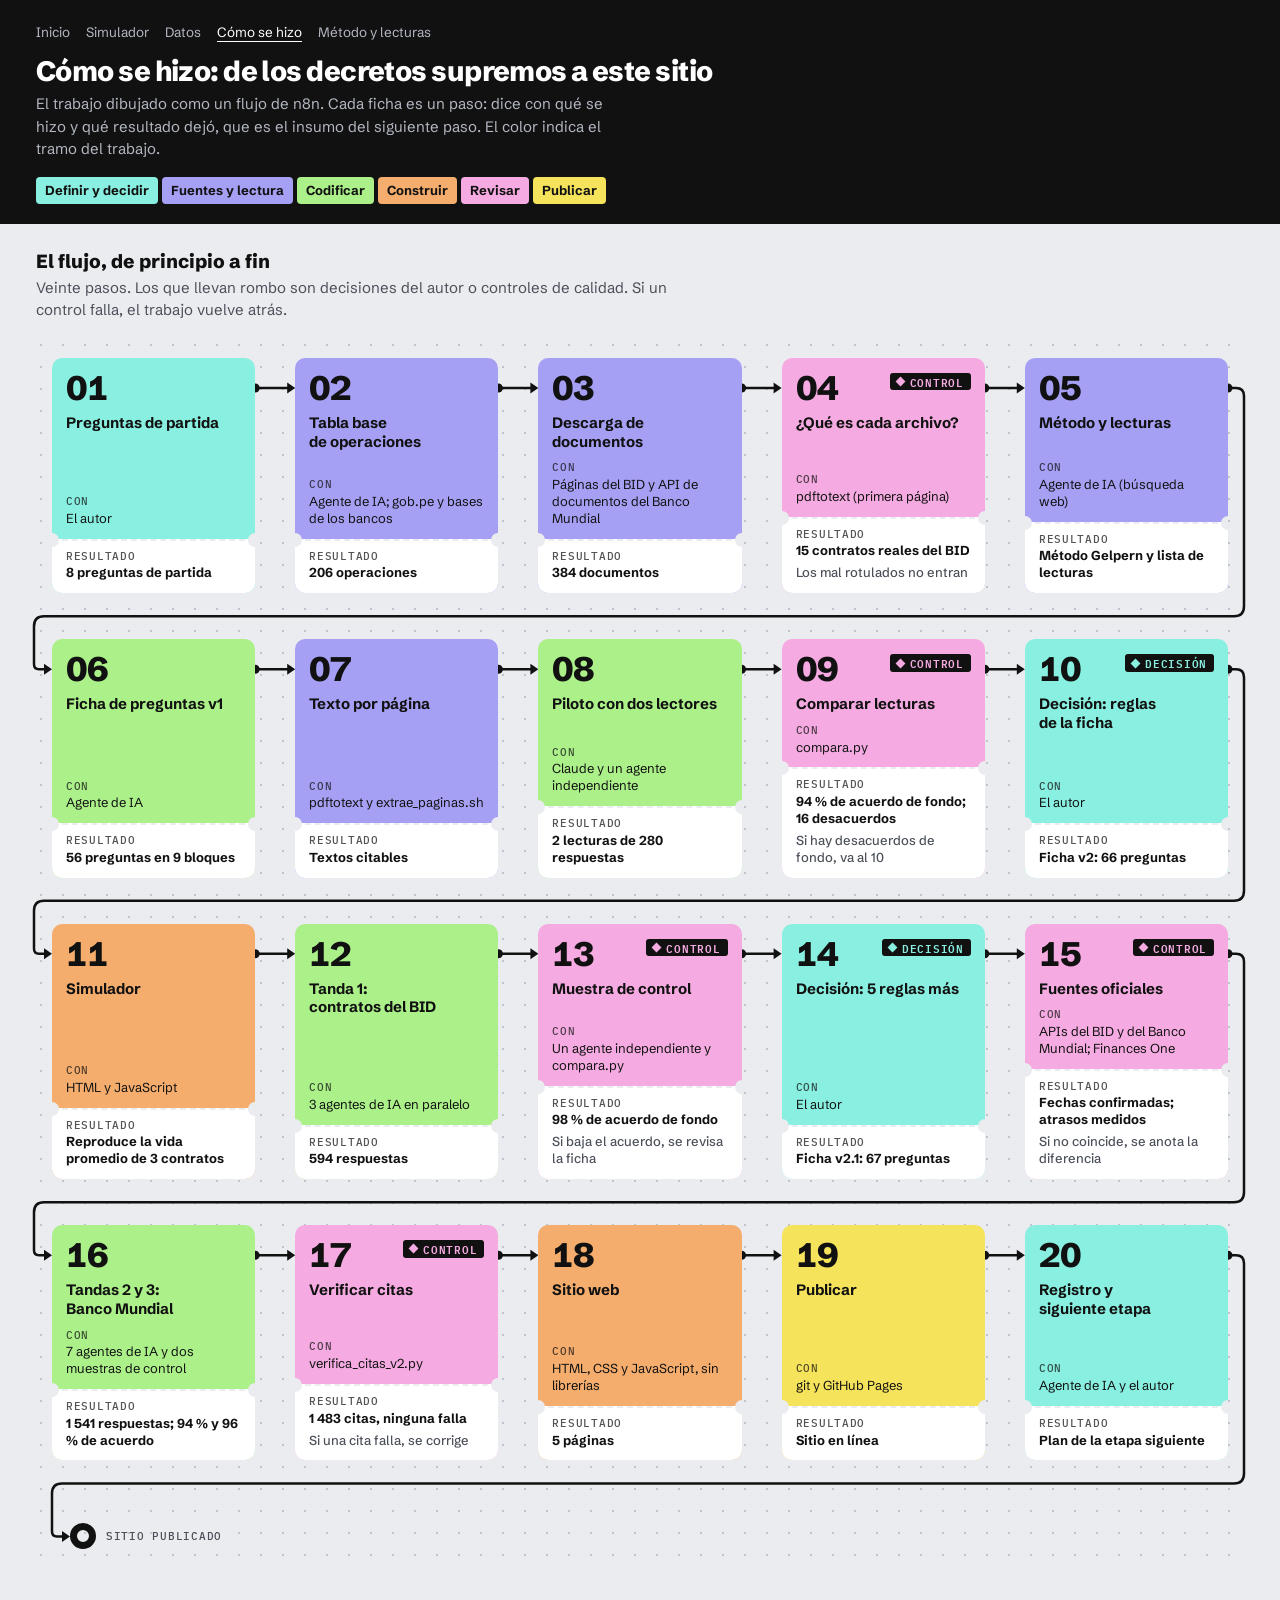
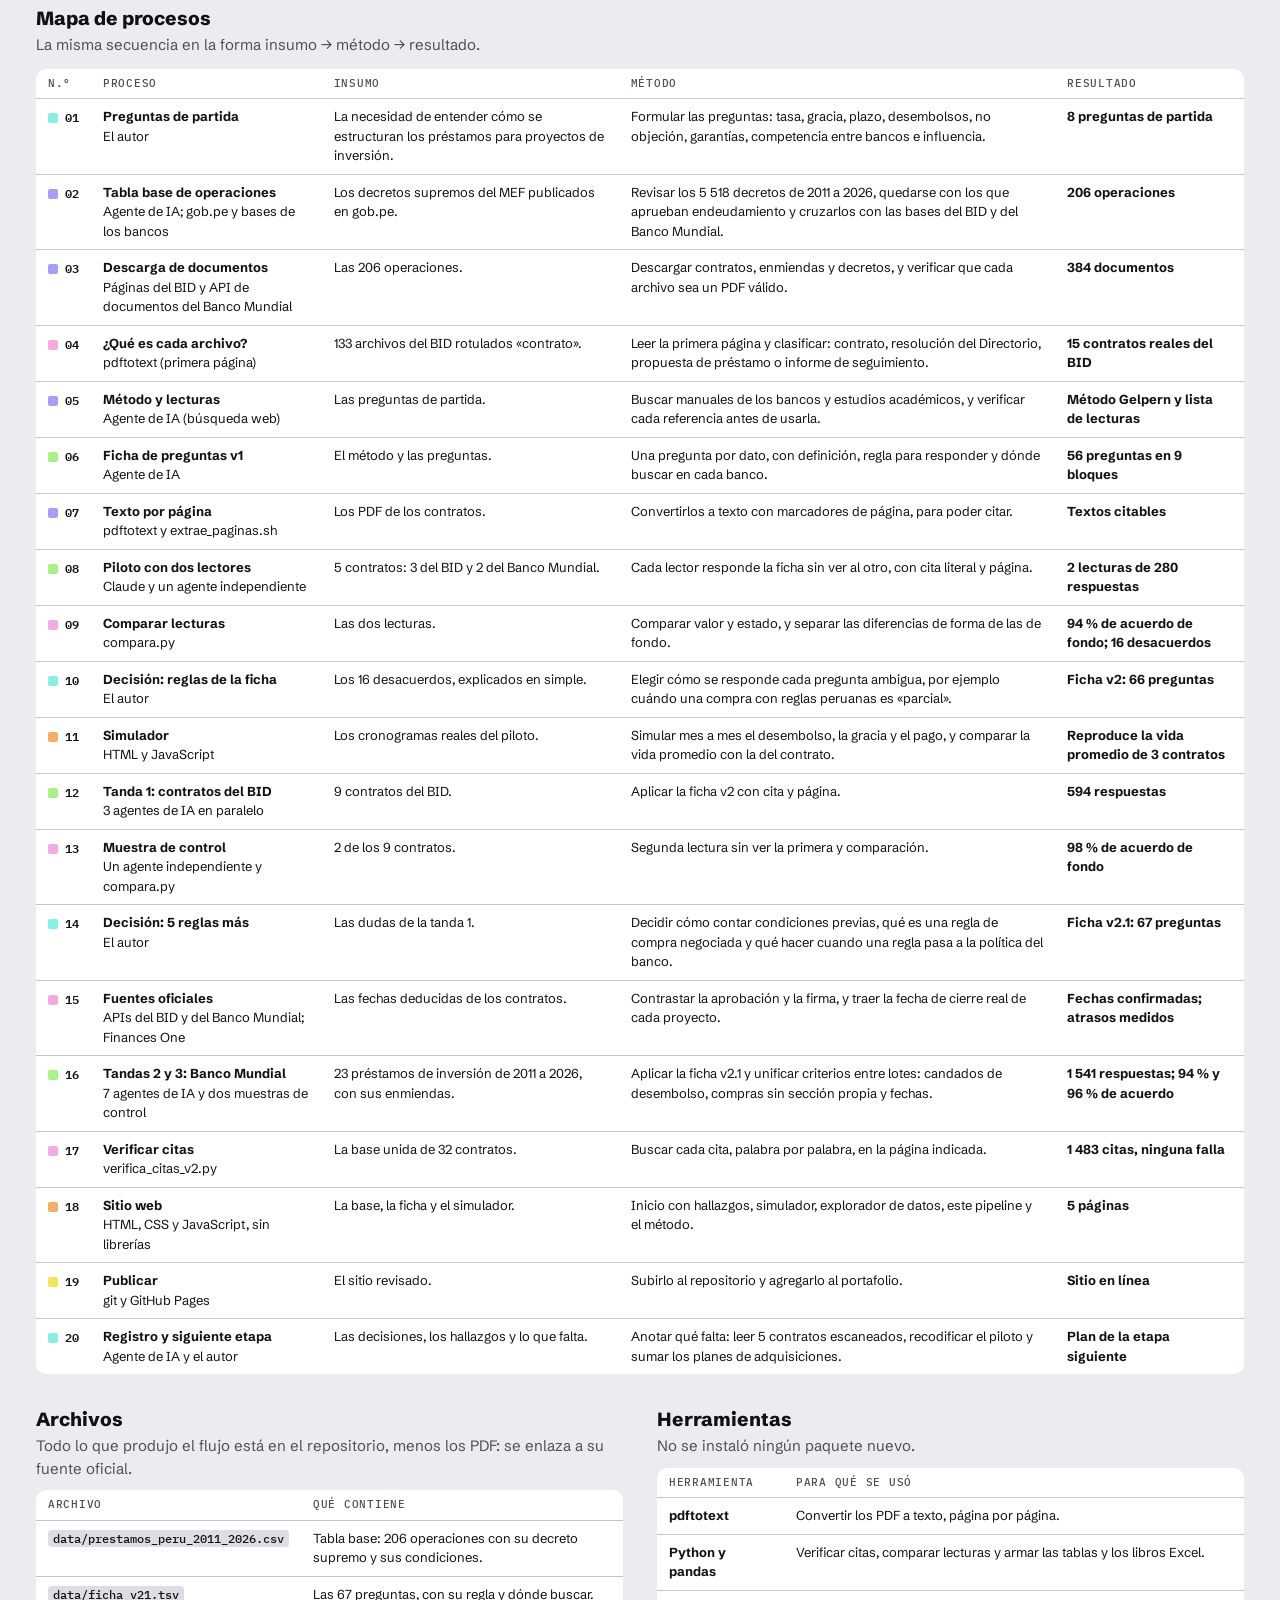
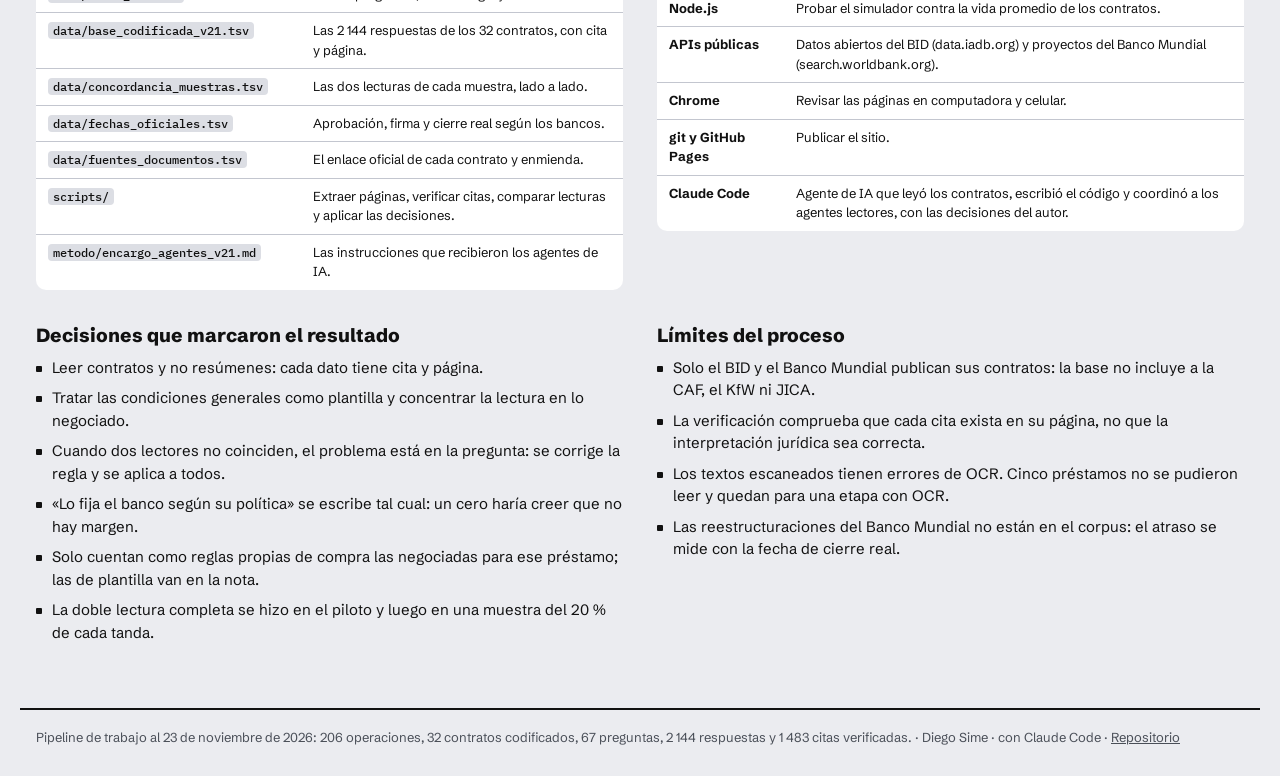
<file: pipeline.html>
<!doctype html>
<html lang="es">
<head>
<meta charset="utf-8">
<meta name="viewport" content="width=device-width, initial-scale=1, viewport-fit=cover">
<title>Cómo se hizo · Préstamos multilaterales al Perú</title>
<meta name="description" content="El flujo de trabajo, al estilo n8n: de los decretos supremos del MEF a la base de 32 contratos codificados, con cada control y decisión.">
<link rel="preconnect" href="https://fonts.googleapis.com">
<link rel="preconnect" href="https://fonts.gstatic.com" crossorigin>
<link rel="stylesheet" href="https://fonts.googleapis.com/css2?family=Schibsted+Grotesk:wght@400;500;600;700;800&family=IBM+Plex+Mono:wght@400;500;600&display=swap">
<style>
/* El proceso de trabajo dibujado como un flujo de n8n (mismo diseño que el pipeline de «Rutas de gestión del Estado»).
   Cada ficha es un proceso; el color dice el tramo; el talón dice qué resultado deja. */
:root{
  --bg:#ebecf0; --surface:#ffffff; --ink:#111111; --muted:#4a4f58; --line:#c3c6cf; --soft:#dcdee4; --dot:#c0c3cc;
  --band:#111111; --on-band:#ffffff; --band-muted:#b4b8c2;
  --d:#89f0e1; --f:#a6a0f5; --m:#abf089; --c:#f5ad6e; --r:#f5abe1; --p:#f6e35c; --on-fill:#111111;
  --focus:#1d4ed8;
  --font:"Schibsted Grotesk","Helvetica Neue",Arial,sans-serif;
  --mono:"IBM Plex Mono",ui-monospace,"Cascadia Mono",Consolas,monospace;
}
@media (prefers-color-scheme:dark){
  :root{ --bg:#08090c; --surface:#16181d; --ink:#f3f4f6; --muted:#a6abb6; --line:#3b3f4a; --soft:#22252c; --dot:#2a2d37; --band:#16181d; --band-muted:#a6abb6; --focus:#9db4ff; color-scheme:dark; }
}
*{box-sizing:border-box}
body{margin:0;background:var(--bg);color:var(--ink);font:400 15px/1.5 var(--font);-webkit-font-smoothing:antialiased}
h1,h2,h3,p,ol,ul{margin:0}
ol,ul{padding:0;list-style:none}
a{color:inherit}
:focus-visible{outline:3px solid var(--focus);outline-offset:2px}
.wrap{max-width:1240px;margin-inline:auto;padding-left:max(16px,env(safe-area-inset-left,0px));padding-right:max(16px,env(safe-area-inset-right,0px))}
.lbl{font:500 10.5px/1.3 var(--mono);letter-spacing:.07em;text-transform:uppercase}
.sec{font:500 11px/1.3 var(--mono);letter-spacing:.08em;text-transform:uppercase;color:var(--muted);margin-bottom:10px}
.t-D{--sc:var(--d)} .t-F{--sc:var(--f)} .t-M{--sc:var(--m)} .t-C{--sc:var(--c)} .t-R{--sc:var(--r)} .t-P{--sc:var(--p)}

.top{background:var(--band);color:var(--on-band)}
.top .wrap{padding-block:22px 20px}
.top h1{font-size:28px;font-weight:800;letter-spacing:-.02em;line-height:1.1}
.top p{color:var(--band-muted);max-width:66ch;margin-top:6px}
.top a{color:var(--on-band)}
.legend{display:flex;flex-wrap:wrap;gap:4px;margin-top:16px}
.legend li{background:var(--sc);color:var(--on-fill);font-size:13px;font-weight:700;padding:4px 9px;border-radius:4px}
main{padding-block:26px 64px;display:grid;gap:34px}
main>*{min-width:0}
h2{font-size:19px;font-weight:800;line-height:1.2}
.lead{color:var(--muted);max-width:72ch;margin-top:4px}

/* Lienzo */
.canvas{position:relative;padding:24px 22px;margin-inline:-6px;border-radius:12px;background-image:radial-gradient(var(--dot) 1.3px,transparent 1.5px);background-size:22px 22px}
.canvas>svg{position:absolute;left:0;top:0;width:100%;height:100%;pointer-events:none;overflow:visible}
.nodes{display:grid;grid-template-columns:repeat(auto-fill,minmax(188px,1fr));gap:46px 40px}
.nodes>li{min-width:0}
.node{position:relative;display:grid;grid-template-columns:auto minmax(0,1fr);grid-template-rows:auto auto 1fr auto;grid-template-areas:"num tag" "name name" "who who" "stub stub";height:100%;border-radius:10px;overflow:hidden;background:var(--sc);color:var(--on-fill)}
.n-num{grid-area:num;font:800 34px/1 var(--font);letter-spacing:-.03em;font-variant-numeric:tabular-nums;padding:13px 0 0 14px}
.n-tag{grid-area:tag;justify-self:end;align-self:start;padding:15px 14px 0 8px;text-align:right}
.n-dec{display:inline-flex;gap:6px;align-items:center;background:var(--on-fill);color:var(--sc);padding:2px 7px;border-radius:3px;font-weight:600}
.n-dec i{width:7px;height:7px;background:currentColor;transform:rotate(45deg)}
.n-name{grid-area:name;font-weight:700;line-height:1.25;padding:9px 14px 0;text-wrap:balance}
.n-who{grid-area:who;align-self:end;font-size:13px;line-height:1.3;padding:10px 14px 12px}
.n-who .lbl,.n-stub .lbl{display:block;opacity:.72;margin-bottom:1px}
.n-stub{grid-area:stub;position:relative;background:var(--surface);color:var(--ink);border-top:2px dashed var(--bg);padding:9px 14px 12px;font-size:13px;font-weight:700;line-height:1.3}
.n-stub::before,.n-stub::after{content:"";position:absolute;top:-8px;width:14px;height:14px;border-radius:50%;background:var(--bg)}
.n-stub::before{left:-7px} .n-stub::after{right:-7px}
.n-back{display:block;margin-top:5px;font-weight:500;color:var(--muted)}
.endcap{display:flex;align-items:flex-start;gap:10px}
.end{flex:none;width:26px;height:26px;margin:17px 0 0 18px;border-radius:50%;border:7px solid var(--ink)}
.endcap .lbl{margin-top:24px;color:var(--muted)}
.w{fill:none;stroke:var(--ink);stroke-width:2.5;stroke-linecap:round;stroke-linejoin:round}
.port,.ah{fill:var(--ink)}

/* Tablas y listas */
.tablewrap{overflow-x:auto;background:var(--surface);border-radius:10px}
table{border-collapse:collapse;width:100%;font-size:13px;min-width:760px}
th,td{text-align:left;padding:8px 12px;border-bottom:1px solid var(--line);vertical-align:top}
tr:last-child td{border-bottom:0}
th{font:500 10.5px/1.3 var(--mono);letter-spacing:.07em;text-transform:uppercase;color:var(--muted)}
td.n{font:600 12px var(--mono);white-space:nowrap}
td.n i{display:inline-block;width:10px;height:10px;border-radius:2px;background:var(--sc);margin-right:7px;vertical-align:-1px}
td b{font-weight:700}
code{font:500 12px var(--mono);background:var(--soft);padding:1px 5px;border-radius:4px}
.cols{display:grid;grid-template-columns:repeat(auto-fit,minmax(300px,1fr));gap:26px 34px}
.plain{display:grid;gap:8px;max-width:74ch}
.plain li{padding-left:16px;position:relative}
.plain li::before{content:"";position:absolute;left:0;top:.62em;width:6px;height:6px;background:var(--ink);border-radius:1px}
footer .wrap{padding-block:18px 28px;border-top:2px solid var(--ink);font-size:13px;color:var(--muted)}
@media (max-width:560px){
  .canvas{padding:8px 0;margin-inline:0}
  .nodes{grid-template-columns:minmax(0,1fr);gap:34px}
}
.sitio{display:flex;flex-wrap:wrap;gap:4px 16px;font-size:13.5px;margin-bottom:14px}
.sitio a{color:var(--band-muted);text-decoration:none}
.sitio a:hover,.sitio a[aria-current="page"]{color:var(--on-band);text-decoration:underline;text-underline-offset:4px}
footer a{color:inherit}
</style>
</head>
<body>

<header class="top">
  <div class="wrap">
    <nav class="sitio" aria-label="Secciones del sitio">
      <a href="index.html">Inicio</a><a href="simulador.html">Simulador</a><a href="datos.html">Datos</a><a href="pipeline.html" aria-current="page">Cómo se hizo</a><a href="metodo.html">Método y lecturas</a>
    </nav>
    <h1>Cómo se hizo: de los decretos supremos a este sitio</h1>
    <p>El trabajo dibujado como un flujo de n8n. Cada ficha es un paso: dice con qué se hizo y qué resultado dejó, que es el insumo del siguiente paso. El color indica el tramo del trabajo.</p>
    <ul class="legend" aria-label="El color indica el tramo del trabajo">
      <li class="t-D">Definir y decidir</li><li class="t-F">Fuentes y lectura</li><li class="t-M">Codificar</li><li class="t-C">Construir</li><li class="t-R">Revisar</li><li class="t-P">Publicar</li>
    </ul>
  </div>
</header>

<main class="wrap">

<section aria-labelledby="h-flujo">
  <h2 id="h-flujo">El flujo, de principio a fin</h2>
  <p class="lead">Veinte pasos. Los que llevan rombo son decisiones del autor o controles de calidad. Si un control falla, el trabajo vuelve atrás.</p>
  <div class="canvas" id="canvas" style="margin-top:12px"><svg aria-hidden="true"></svg><ol class="nodes" id="nodes"></ol></div>
</section>

<section aria-labelledby="h-mapa">
  <h2 id="h-mapa">Mapa de procesos</h2>
  <p class="lead">La misma secuencia en la forma insumo → método → resultado.</p>
  <div class="tablewrap" style="margin-top:12px"><table><thead><tr><th>N.º</th><th>Proceso</th><th>Insumo</th><th>Método</th><th>Resultado</th></tr></thead><tbody id="tabla"></tbody></table></div>
</section>

<div class="cols">
<section aria-labelledby="h-arch">
  <h2 id="h-arch">Archivos</h2>
  <p class="lead" style="margin-bottom:10px">Todo lo que produjo el flujo está en el repositorio, menos los PDF: se enlaza a su fuente oficial.</p>
  <div class="tablewrap"><table style="min-width:0"><thead><tr><th>Archivo</th><th>Qué contiene</th></tr></thead><tbody>
    <tr><td><code>data/prestamos_peru_2011_2026.csv</code></td><td>Tabla base: 206 operaciones con su decreto supremo y sus condiciones.</td></tr>
    <tr><td><code>data/ficha_v21.tsv</code></td><td>Las 67 preguntas, con su regla y dónde buscar.</td></tr>
    <tr><td><code>data/base_codificada_v21.tsv</code></td><td>Las 2 144 respuestas de los 32 contratos, con cita y página.</td></tr>
    <tr><td><code>data/concordancia_muestras.tsv</code></td><td>Las dos lecturas de cada muestra, lado a lado.</td></tr>
    <tr><td><code>data/fechas_oficiales.tsv</code></td><td>Aprobación, firma y cierre real según los bancos.</td></tr>
    <tr><td><code>data/fuentes_documentos.tsv</code></td><td>El enlace oficial de cada contrato y enmienda.</td></tr>
    <tr><td><code>scripts/</code></td><td>Extraer páginas, verificar citas, comparar lecturas y aplicar las decisiones.</td></tr>
    <tr><td><code>metodo/encargo_agentes_v21.md</code></td><td>Las instrucciones que recibieron los agentes de IA.</td></tr>
  </tbody></table></div>
</section>

<section aria-labelledby="h-herr">
  <h2 id="h-herr">Herramientas</h2>
  <p class="lead" style="margin-bottom:10px">No se instaló ningún paquete nuevo.</p>
  <div class="tablewrap"><table style="min-width:0"><thead><tr><th>Herramienta</th><th>Para qué se usó</th></tr></thead><tbody>
    <tr><td><b>pdftotext</b></td><td>Convertir los PDF a texto, página por página.</td></tr>
    <tr><td><b>Python y pandas</b></td><td>Verificar citas, comparar lecturas y armar las tablas y los libros Excel.</td></tr>
    <tr><td><b>Node.js</b></td><td>Probar el simulador contra la vida promedio de los contratos.</td></tr>
    <tr><td><b>APIs públicas</b></td><td>Datos abiertos del BID (data.iadb.org) y proyectos del Banco Mundial (search.worldbank.org).</td></tr>
    <tr><td><b>Chrome</b></td><td>Revisar las páginas en computadora y celular.</td></tr>
    <tr><td><b>git y GitHub Pages</b></td><td>Publicar el sitio.</td></tr>
    <tr><td><b>Claude Code</b></td><td>Agente de IA que leyó los contratos, escribió el código y coordinó a los agentes lectores, con las decisiones del autor.</td></tr>
  </tbody></table></div>
</section>
</div>

<div class="cols">
<section aria-labelledby="h-dec">
  <h2 id="h-dec">Decisiones que marcaron el resultado</h2>
  <ul class="plain" style="margin-top:10px">
    <li>Leer contratos y no resúmenes: cada dato tiene cita y página.</li>
    <li>Tratar las condiciones generales como plantilla y concentrar la lectura en lo negociado.</li>
    <li>Cuando dos lectores no coinciden, el problema está en la pregunta: se corrige la regla y se aplica a todos.</li>
    <li>«Lo fija el banco según su política» se escribe tal cual: un cero haría creer que no hay margen.</li>
    <li>Solo cuentan como reglas propias de compra las negociadas para ese préstamo; las de plantilla van en la nota.</li>
    <li>La doble lectura completa se hizo en el piloto y luego en una muestra del 20 % de cada tanda.</li>
  </ul>
</section>
<section aria-labelledby="h-lim">
  <h2 id="h-lim">Límites del proceso</h2>
  <ul class="plain" style="margin-top:10px">
    <li>Solo el BID y el Banco Mundial publican sus contratos: la base no incluye a la CAF, el KfW ni JICA.</li>
    <li>La verificación comprueba que cada cita exista en su página, no que la interpretación jurídica sea correcta.</li>
    <li>Los textos escaneados tienen errores de OCR. Cinco préstamos no se pudieron leer y quedan para una etapa con OCR.</li>
    <li>Las reestructuraciones del Banco Mundial no están en el corpus: el atraso se mide con la fecha de cierre real.</li>
  </ul>
</section>
</div>

</main>
<footer><div class="wrap">Pipeline de trabajo al 23 de noviembre de 2026: 206 operaciones, 32 contratos codificados, 67 preguntas, 2 144 respuestas y 1 483 citas verificadas. · Diego Sime · con Claude Code · <a href="https://github.com/diegosimemirror/loan">Repositorio</a></div></footer>

<script>
/* ============================================================
   PROCESO A: Datos del pipeline
   Insumo:    lo que se hizo en cada etapa del trabajo
   Resultado: una lista; de ella salen las fichas del flujo y la tabla
   Cada fila: t = tramo (color), n = nombre, con = quién o con qué, ins = insumo,
   met = método, res = resultado, dec = punto de decisión o control, back = adónde vuelve si falla
   ============================================================ */
const PASOS = [
 {t:'D', n:'Preguntas de partida', con:'El autor', ins:'La necesidad de entender cómo se estructuran los préstamos para proyectos de inversión.', met:'Formular las preguntas: tasa, gracia, plazo, desembolsos, no objeción, garantías, competencia entre bancos e influencia.', res:'8 preguntas de partida'},
 {t:'F', n:'Tabla base de operaciones', con:'Agente de IA; gob.pe y bases de los bancos', ins:'Los decretos supremos del MEF publicados en gob.pe.', met:'Revisar los 5 518 decretos de 2011 a 2026, quedarse con los que aprueban endeudamiento y cruzarlos con las bases del BID y del Banco Mundial.', res:'206 operaciones'},
 {t:'F', n:'Descarga de documentos', con:'Páginas del BID y API de documentos del Banco Mundial', ins:'Las 206 operaciones.', met:'Descargar contratos, enmiendas y decretos, y verificar que cada archivo sea un PDF válido.', res:'384 documentos'},
 {t:'R', n:'¿Qué es cada archivo?', con:'pdftotext (primera página)', dec:true, back:'Los mal rotulados no entran', ins:'133 archivos del BID rotulados «contrato».', met:'Leer la primera página y clasificar: contrato, resolución del Directorio, propuesta de préstamo o informe de seguimiento.', res:'15 contratos reales del BID'},
 {t:'F', n:'Método y lecturas', con:'Agente de IA (búsqueda web)', ins:'Las preguntas de partida.', met:'Buscar manuales de los bancos y estudios académicos, y verificar cada referencia antes de usarla.', res:'Método Gelpern y lista de lecturas'},
 {t:'M', n:'Ficha de preguntas v1', con:'Agente de IA', ins:'El método y las preguntas.', met:'Una pregunta por dato, con definición, regla para responder y dónde buscar en cada banco.', res:'56 preguntas en 9 bloques'},
 {t:'F', n:'Texto por página', con:'pdftotext y extrae_paginas.sh', ins:'Los PDF de los contratos.', met:'Convertirlos a texto con marcadores de página, para poder citar.', res:'Textos citables'},
 {t:'M', n:'Piloto con dos lectores', con:'Claude y un agente independiente', ins:'5 contratos: 3 del BID y 2 del Banco Mundial.', met:'Cada lector responde la ficha sin ver al otro, con cita literal y página.', res:'2 lecturas de 280 respuestas'},
 {t:'R', n:'Comparar lecturas', con:'compara.py', dec:true, back:'Si hay desacuerdos de fondo, va al 10', ins:'Las dos lecturas.', met:'Comparar valor y estado, y separar las diferencias de forma de las de fondo.', res:'94 % de acuerdo de fondo; 16 desacuerdos'},
 {t:'D', n:'Decisión: reglas de la ficha', con:'El autor', dec:true, ins:'Los 16 desacuerdos, explicados en simple.', met:'Elegir cómo se responde cada pregunta ambigua, por ejemplo cuándo una compra con reglas peruanas es «parcial».', res:'Ficha v2: 66 preguntas'},
 {t:'C', n:'Simulador', con:'HTML y JavaScript', ins:'Los cronogramas reales del piloto.', met:'Simular mes a mes el desembolso, la gracia y el pago, y comparar la vida promedio con la del contrato.', res:'Reproduce la vida promedio de 3 contratos'},
 {t:'M', n:'Tanda 1: contratos del BID', con:'3 agentes de IA en paralelo', ins:'9 contratos del BID.', met:'Aplicar la ficha v2 con cita y página.', res:'594 respuestas'},
 {t:'R', n:'Muestra de control', con:'Un agente independiente y compara.py', dec:true, back:'Si baja el acuerdo, se revisa la ficha', ins:'2 de los 9 contratos.', met:'Segunda lectura sin ver la primera y comparación.', res:'98 % de acuerdo de fondo'},
 {t:'D', n:'Decisión: 5 reglas más', con:'El autor', dec:true, ins:'Las dudas de la tanda 1.', met:'Decidir cómo contar condiciones previas, qué es una regla de compra negociada y qué hacer cuando una regla pasa a la política del banco.', res:'Ficha v2.1: 67 preguntas'},
 {t:'R', n:'Fuentes oficiales', con:'APIs del BID y del Banco Mundial; Finances One', dec:true, back:'Si no coincide, se anota la diferencia', ins:'Las fechas deducidas de los contratos.', met:'Contrastar la aprobación y la firma, y traer la fecha de cierre real de cada proyecto.', res:'Fechas confirmadas; atrasos medidos'},
 {t:'M', n:'Tandas 2 y 3: Banco Mundial', con:'7 agentes de IA y dos muestras de control', ins:'23 préstamos de inversión de 2011 a 2026, con sus enmiendas.', met:'Aplicar la ficha v2.1 y unificar criterios entre lotes: candados de desembolso, compras sin sección propia y fechas.', res:'1 541 respuestas; 94 % y 96 % de acuerdo'},
 {t:'R', n:'Verificar citas', con:'verifica_citas_v2.py', dec:true, back:'Si una cita falla, se corrige', ins:'La base unida de 32 contratos.', met:'Buscar cada cita, palabra por palabra, en la página indicada.', res:'1 483 citas, ninguna falla'},
 {t:'C', n:'Sitio web', con:'HTML, CSS y JavaScript, sin librerías', ins:'La base, la ficha y el simulador.', met:'Inicio con hallazgos, simulador, explorador de datos, este pipeline y el método.', res:'5 páginas'},
 {t:'P', n:'Publicar', con:'git y GitHub Pages', ins:'El sitio revisado.', met:'Subirlo al repositorio y agregarlo al portafolio.', res:'Sitio en línea'},
 {t:'D', n:'Registro y siguiente etapa', con:'Agente de IA y el autor', ins:'Las decisiones, los hallazgos y lo que falta.', met:'Anotar qué falta: leer 5 contratos escaneados, recodificar el piloto y sumar los planes de adquisiciones.', res:'Plan de la etapa siguiente'}
];

/* ============================================================
   PROCESO B: Dibujar las fichas y la tabla
   Insumo:    la lista PASOS
   Resultado: el flujo y el mapa de procesos en la página
   ============================================================ */
const esc = s => String(s).replace(/[&<>"]/g, c => ({'&':'&amp;','<':'&lt;','>':'&gt;','"':'&quot;'}[c]));
const dos = n => String(n).padStart(2, '0');
document.getElementById('nodes').innerHTML = PASOS.map((p, i) =>
  '<li><div class="node t-' + p.t + '"><span class="n-num">' + dos(i + 1) + '</span>' +
  '<span class="n-tag lbl">' + (p.dec ? '<span class="n-dec"><i></i>' + (p.t === 'D' ? 'Decisión' : 'Control') + '</span>' : '') + '</span>' +
  '<span class="n-name">' + esc(p.n) + '</span>' +
  '<span class="n-who"><span class="lbl">Con</span>' + esc(p.con) + '</span>' +
  '<span class="n-stub"><span class="lbl">Resultado</span>' + esc(p.res) + (p.back ? '<span class="n-back">' + esc(p.back) + '</span>' : '') + '</span></div></li>').join('') +
  '<li class="endcap"><i class="end"></i><span class="lbl">Sitio publicado</span></li>';
document.getElementById('tabla').innerHTML = PASOS.map((p, i) =>
  '<tr class="t-' + p.t + '"><td class="n"><i></i>' + dos(i + 1) + '</td><td><b>' + esc(p.n) + '</b><br>' + esc(p.con) + '</td><td>' + esc(p.ins) + '</td><td>' + esc(p.met) + '</td><td><b>' + esc(p.res) + '</b></td></tr>').join('');

/* ============================================================
   PROCESO C: Trazar los cables
   Insumo:    la posición real de cada ficha en la pantalla
   Resultado: líneas con flecha entre fichas; se vuelven a trazar si cambia el ancho
   ============================================================ */
const f1 = n => Math.round(n * 10) / 10;
function caja(el, base){ const a = el.getBoundingClientRect(), b = base.getBoundingClientRect(), l = a.left - b.left, t = a.top - b.top; return {l, t, r:l + a.width, b:t + a.height}; }
function camino(pts, rad){   // une los puntos con tramos rectos y esquinas redondeadas
  let d = 'M' + f1(pts[0][0]) + ' ' + f1(pts[0][1]);
  for(let i = 1; i < pts.length; i++){
    const p = pts[i], a = pts[i - 1], c = pts[i + 1];
    if(!c){ d += 'L' + f1(p[0]) + ' ' + f1(p[1]); break; }
    const r = Math.min(rad, (Math.abs(p[0] - a[0]) + Math.abs(p[1] - a[1])) / 2, (Math.abs(c[0] - p[0]) + Math.abs(c[1] - p[1])) / 2);
    d += 'L' + f1(p[0] + Math.sign(a[0] - p[0]) * r) + ' ' + f1(p[1] + Math.sign(a[1] - p[1]) * r) + 'Q' + f1(p[0]) + ' ' + f1(p[1]) + ' ' + f1(p[0] + Math.sign(c[0] - p[0]) * r) + ' ' + f1(p[1] + Math.sign(c[1] - p[1]) * r);
  }
  return d;
}
function trazar(){
  const cv = document.getElementById('canvas'), svg = cv.querySelector('svg'), lis = Array.from(cv.querySelectorAll('.nodes > li')), PY = 30;
  let out = '';
  for(let i = 0; i < lis.length - 1; i++){
    const LA = caja(lis[i], cv), LB = caja(lis[i + 1], cv), A = caja(lis[i].firstElementChild, cv), B = caja(lis[i + 1].firstElementChild, cv);
    const ya = LA.t + PY, yb = LB.t + PY; let pts, abajo = false;
    if(Math.abs(LA.t - LB.t) < 3 && LB.l > LA.l) pts = [[A.r, ya], [B.l - 8, yb]];                       // misma fila
    else if(Math.abs(LA.l - LB.l) < 3){ const x = LA.l + 31; pts = [[x, A.b], [x, B.t - 8]]; abajo = true; } // una sola columna
    else { const my = LA.b + (LB.t - LA.b) / 2, x1 = A.r + 16, x2 = B.l - 18; pts = [[A.r, ya], [x1, ya], [x1, my], [x2, my], [x2, yb], [B.l - 8, yb]]; } // salto de fila
    const e = pts[pts.length - 1], s = pts[0];
    const punta = abajo ? [[e[0] - 5.5, e[1]], [e[0] + 5.5, e[1]], [e[0], e[1] + 8]] : [[e[0], e[1] - 5.5], [e[0], e[1] + 5.5], [e[0] + 8, e[1]]];
    out += '<path class="w" d="' + camino(pts, 10) + '"/><circle class="port" cx="' + f1(s[0]) + '" cy="' + f1(s[1]) + '" r="4.5"/><polygon class="ah" points="' + punta.map(p => f1(p[0]) + ',' + f1(p[1])).join(' ') + '"/>';
  }
  svg.innerHTML = out;
}
let cuadro = 0;
const alCambiar = () => { cancelAnimationFrame(cuadro); cuadro = requestAnimationFrame(trazar); };
if(window.ResizeObserver) new ResizeObserver(alCambiar).observe(document.getElementById('canvas')); else window.addEventListener('resize', alCambiar);
if(document.fonts && document.fonts.ready) document.fonts.ready.then(trazar);
trazar();
</script>
</body>
</html>
</file>
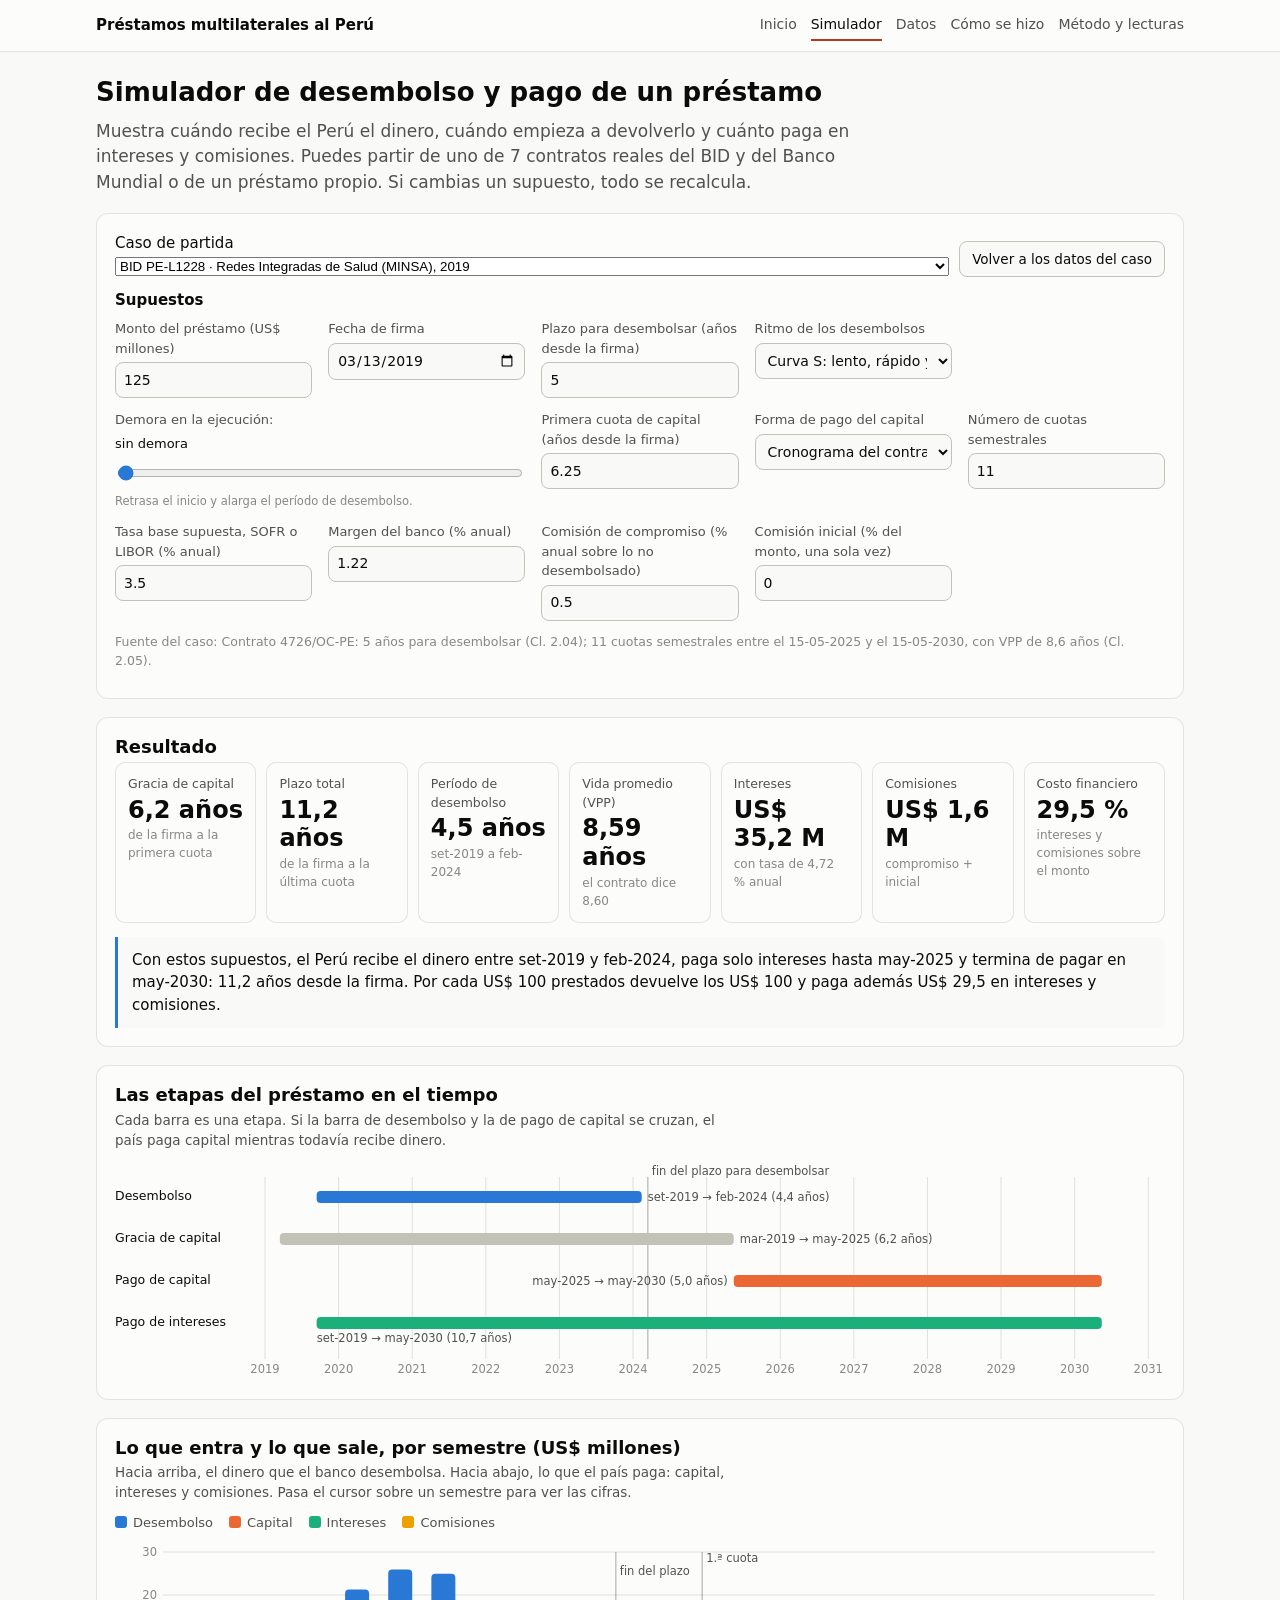
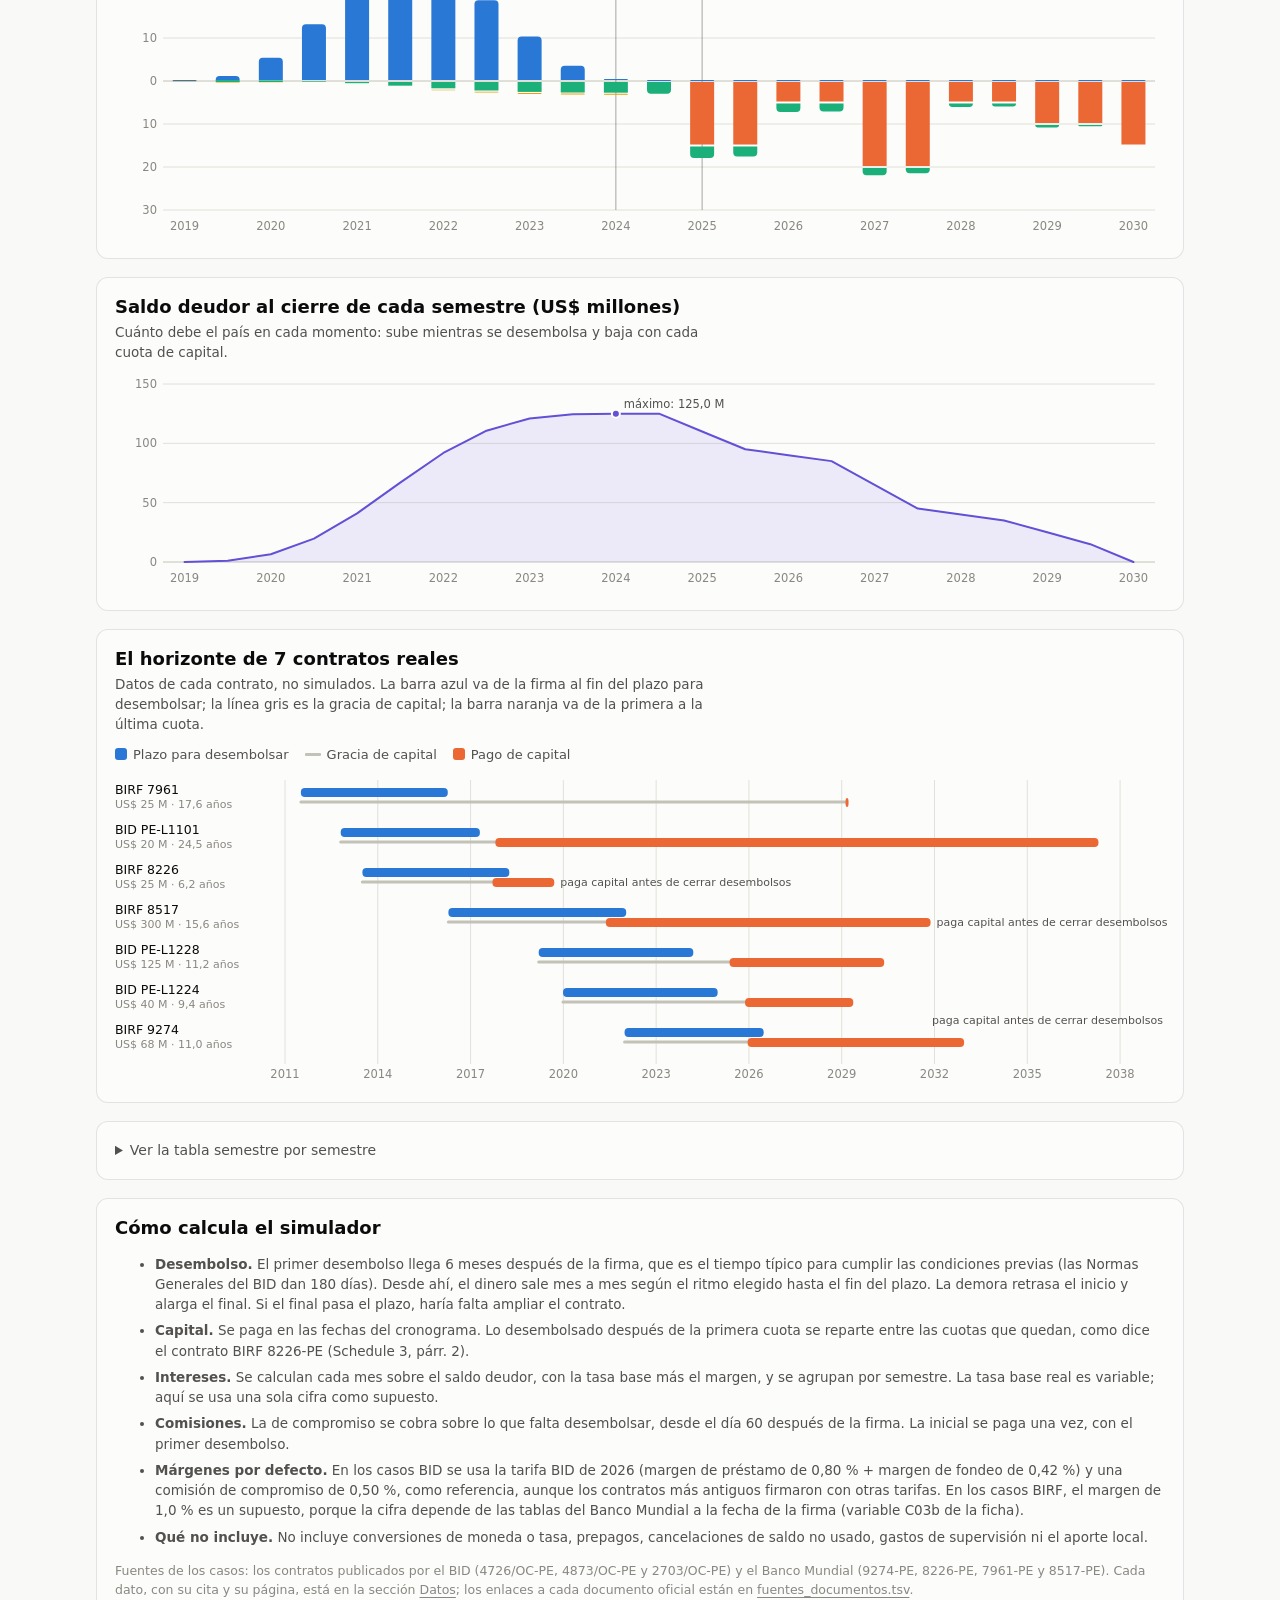
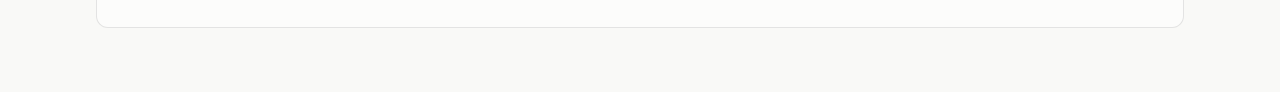
<file: simulador.html>
<!doctype html>
<html lang="es">
<head>
<meta charset="utf-8">
<meta name="viewport" content="width=device-width, initial-scale=1">
<title>Simulador de préstamos · Préstamos multilaterales al Perú</title>
<meta name="description" content="Simula el desembolso, la gracia y el pago de un préstamo del BID o del Banco Mundial, con 7 contratos reales o con tus supuestos.">
<link rel="stylesheet" href="assets/estilos.css">
<style>
/* ---------- Tokens de color (claro y oscuro) ---------- */
:root {
  color-scheme: light;
  --page: #f9f9f7;
  --surface: #fcfcfb;
  --ink: #0b0b0b;
  --ink-2: #52514e;
  --muted: #898781;
  --grid: #e1e0d9;
  --axis: #c3c2b7;
  --ring: rgba(11,11,11,0.10);
  --s1: #2a78d6;   /* desembolso */
  --s2: #eb6834;   /* capital */
  --s3: #1baf7a;   /* intereses */
  --s4: #eda100;   /* comisiones */
  --s7: #6250d6;   /* saldo deudor */
  --neutral: #c3c2b7; /* gracia */
  --warn-bg: #fff4d6;
  --warn-ink: #6b4a00;
  --focus: #2a78d6;
}
@media (prefers-color-scheme: dark) {
  :root:not([data-theme="light"]) {
    color-scheme: dark;
    --page: #0d0d0d; --surface: #1a1a19; --ink: #f0efec; --ink-2: #c3c2b7; --muted: #898781;
    --grid: #2c2c2a; --axis: #383835; --ring: rgba(255,255,255,0.10);
    --s1: #3987e5; --s2: #d95926; --s3: #199e70; --s4: #c98500; --s7: #9085e9; --neutral: #5a5955;
    --warn-bg: #3a2e0f; --warn-ink: #fad27a; --focus: #3987e5;
  }
}
:root[data-theme="dark"] {
  color-scheme: dark;
  --page: #0d0d0d; --surface: #1a1a19; --ink: #f0efec; --ink-2: #c3c2b7; --muted: #898781;
  --grid: #2c2c2a; --axis: #383835; --ring: rgba(255,255,255,0.10);
  --s1: #3987e5; --s2: #d95926; --s3: #199e70; --s4: #c98500; --s7: #9085e9; --neutral: #5a5955;
  --warn-bg: #3a2e0f; --warn-ink: #fad27a; --focus: #3987e5;
}

/* ---------- Base ---------- */
* { box-sizing: border-box; }
body { margin: 0; background: var(--page); color: var(--ink);
  font: 15px/1.5 system-ui, -apple-system, "Segoe UI", sans-serif; }
main { max-width: 1120px; margin: 0 auto; padding: 24px 16px 64px; }
h1 { font-size: 26px; line-height: 1.25; margin: 0 0 6px; font-weight: 650; }
h2 { font-size: 18px; margin: 0 0 4px; font-weight: 620; }
p { margin: 0 0 10px; }
.lead { color: var(--ink-2); max-width: 760px; }
.card { background: var(--surface); border: 1px solid var(--ring); border-radius: 12px;
  padding: 18px; margin-top: 18px; }
.sub { color: var(--ink-2); font-size: 13.5px; margin-bottom: 10px; }
.small { font-size: 12.5px; color: var(--muted); }

/* ---------- Controles ---------- */
.controls { display: grid; grid-template-columns: repeat(auto-fill, minmax(190px, 1fr)); gap: 12px 16px; }
.controls label { display: flex; flex-direction: column; gap: 4px; font-size: 13px; color: var(--ink-2); }
.controls input, .controls select { font: inherit; font-size: 14px; color: var(--ink); background: var(--page);
  border: 1px solid var(--axis); border-radius: 8px; padding: 6px 8px; min-height: 36px; }
.controls input[type=range] { padding: 0; min-height: 28px; accent-color: var(--s1); }
.controls .wide { grid-column: span 2; }
@media (max-width: 520px) { .controls .wide { grid-column: span 1; } }
.ctrl-head { display: flex; flex-wrap: wrap; gap: 10px; align-items: end; justify-content: space-between; margin-bottom: 14px; }
.ctrl-head label { min-width: 0; flex: 1 1 260px; max-width: 100%; }
.ctrl-head select { width: 100%; max-width: 100%; }
button { font: inherit; font-size: 13.5px; color: var(--ink); background: var(--page); border: 1px solid var(--axis);
  border-radius: 8px; padding: 7px 12px; cursor: pointer; min-height: 36px; }
button:hover { border-color: var(--ink-2); }
:focus-visible { outline: 2px solid var(--focus); outline-offset: 2px; }
.val { color: var(--ink); font-variant-numeric: tabular-nums; }
.hint { font-size: 11.5px; color: var(--muted); }

/* ---------- Tarjetas de cifras ---------- */
.tiles { display: grid; grid-template-columns: repeat(auto-fill, minmax(138px, 1fr)); gap: 10px; }
.tile { border: 1px solid var(--ring); border-radius: 10px; padding: 12px; background: var(--surface); }
.tile .lab { font-size: 12.5px; color: var(--ink-2); }
.tile .num { font-size: 24px; font-weight: 620; line-height: 1.2; margin-top: 2px; }
.tile .det { font-size: 12px; color: var(--muted); margin-top: 2px; }
.reading { margin-top: 14px; padding: 12px 14px; border-left: 3px solid var(--s1); background: var(--page);
  border-radius: 0 8px 8px 0; }
.warn { display: none; margin-top: 10px; padding: 10px 12px; border-radius: 8px; background: var(--warn-bg); color: var(--warn-ink); font-size: 13.5px; }
.warn.on { display: block; }

/* ---------- Gráficos ---------- */
.chart { position: relative; width: 100%; }
.chart svg { display: block; width: 100%; height: auto; overflow: visible; }
@media (max-width: 520px) { .chart svg { overflow: hidden; } }
.legend { display: flex; flex-wrap: wrap; gap: 6px 16px; font-size: 13px; color: var(--ink-2); margin: 4px 0 8px; }
.legend span { display: inline-flex; align-items: center; gap: 6px; }
.sw { width: 12px; height: 12px; border-radius: 3px; display: inline-block; }
.sw.line { height: 2px; border-radius: 1px; width: 16px; }
.tip { position: fixed; pointer-events: none; background: var(--surface); color: var(--ink); border: 1px solid var(--ring);
  box-shadow: 0 4px 16px rgba(0,0,0,0.12); border-radius: 8px; padding: 8px 10px; font-size: 12.5px; min-width: 170px;
  opacity: 0; transition: opacity .08s; z-index: 5; }
.tip.on { opacity: 1; }
.tip .t { color: var(--ink-2); margin-bottom: 4px; }
.tip .r { display: flex; align-items: center; gap: 8px; justify-content: space-between; }
.tip .r b { font-variant-numeric: tabular-nums; font-weight: 620; }
.tip .k { display: inline-flex; align-items: center; gap: 6px; color: var(--ink-2); }
.tip .k i { width: 12px; height: 2px; border-radius: 1px; display: inline-block; }
.hit { fill: transparent; cursor: crosshair; }
.hit:focus { outline: none; }
.hit:focus-visible { stroke: var(--focus); stroke-width: 2; }

/* ---------- Tabla ---------- */
details summary { cursor: pointer; color: var(--ink-2); font-size: 14px; }
.tablewrap { overflow-x: auto; margin-top: 10px; }
table { border-collapse: collapse; width: 100%; font-size: 13px; font-variant-numeric: tabular-nums; }
th, td { padding: 5px 8px; text-align: right; border-bottom: 1px solid var(--grid); white-space: nowrap; }
th:first-child, td:first-child { text-align: left; }
th { color: var(--ink-2); font-weight: 600; position: sticky; top: 0; background: var(--surface); }
.notes li { margin-bottom: 6px; color: var(--ink-2); font-size: 13.5px; }
</style>
</head>
<body>
<header class="barra"><div class="barra__in">
  <a class="barra__sitio" href="index.html">Préstamos multilaterales al Perú</a>
  <nav aria-label="Secciones">
    <a href="index.html">Inicio</a>
    <a href="simulador.html" aria-current="page">Simulador</a>
    <a href="datos.html">Datos</a>
    <a href="pipeline.html">Cómo se hizo</a>
    <a href="metodo.html">Método y lecturas</a>
  </nav>
</div></header>
<main>
  <h1>Simulador de desembolso y pago de un préstamo</h1>
  <p class="lead">Muestra cuándo recibe el Perú el dinero, cuándo empieza a devolverlo y cuánto paga en intereses y comisiones. Puedes partir de uno de 7 contratos reales del BID y del Banco Mundial o de un préstamo propio. Si cambias un supuesto, todo se recalcula.</p>

  <!-- ---------- Controles ---------- -->
  <section class="card" aria-labelledby="h-ctrl">
    <div class="ctrl-head">
      <label>Caso de partida
        <select id="caso"></select>
      </label>
      <button id="reset" type="button">Volver a los datos del caso</button>
    </div>
    <h2 id="h-ctrl" style="font-size:15px;margin-bottom:10px">Supuestos</h2>
    <div class="controls">
      <label>Monto del préstamo (US$ millones)
        <input id="monto" type="number" min="1" step="1">
      </label>
      <label>Fecha de firma
        <input id="firma" type="date">
      </label>
      <label>Plazo para desembolsar (años desde la firma)
        <input id="plazoDes" type="number" min="0.5" max="15" step="0.25">
      </label>
      <label>Ritmo de los desembolsos
        <select id="ritmo">
          <option value="s">Curva S: lento, rápido y lento al final</option>
          <option value="u">Uniforme</option>
          <option value="tarde">Se concentra al final (ejecución lenta)</option>
          <option value="pronto">Se concentra al inicio</option>
        </select>
      </label>
      <label class="wide">Demora en la ejecución: <span class="val" id="demoraV"></span>
        <input id="demora" type="range" min="0" max="48" step="3">
        <span class="hint">Retrasa el inicio y alarga el período de desembolso.</span>
      </label>
      <label>Primera cuota de capital (años desde la firma)
        <input id="gracia" type="number" min="0.5" max="20" step="0.5">
      </label>
      <label>Forma de pago del capital
        <select id="perfil">
          <option value="contrato">Cronograma del contrato</option>
          <option value="iguales">Cuotas semestrales iguales</option>
        </select>
      </label>
      <label>Número de cuotas semestrales
        <input id="ncuotas" type="number" min="1" max="80" step="1">
      </label>
      <label>Tasa base supuesta, SOFR o LIBOR (% anual)
        <input id="tasa" type="number" min="0" max="15" step="0.05">
      </label>
      <label>Margen del banco (% anual)
        <input id="margen" type="number" min="0" max="6" step="0.01">
      </label>
      <label>Comisión de compromiso (% anual sobre lo no desembolsado)
        <input id="comp" type="number" min="0" max="2" step="0.05">
      </label>
      <label>Comisión inicial (% del monto, una sola vez)
        <input id="inicial" type="number" min="0" max="2" step="0.05">
      </label>
    </div>
    <p class="small" id="fuenteCaso" style="margin-top:12px"></p>
  </section>

  <!-- ---------- Cifras ---------- -->
  <section class="card" aria-labelledby="h-tiles">
    <h2 id="h-tiles">Resultado</h2>
    <div class="tiles" id="tiles"></div>
    <div class="reading" id="lectura"></div>
    <div class="warn" id="aviso" role="status"></div>
  </section>

  <!-- ---------- Línea de tiempo del préstamo ---------- -->
  <section class="card" aria-labelledby="h-gantt">
    <h2 id="h-gantt">Las etapas del préstamo en el tiempo</h2>
    <p class="sub">Cada barra es una etapa. Si la barra de desembolso y la de pago de capital se cruzan, el país paga capital mientras todavía recibe dinero.</p>
    <div class="chart" id="gantt"></div>
  </section>

  <!-- ---------- Flujos por semestre ---------- -->
  <section class="card" aria-labelledby="h-flujos">
    <h2 id="h-flujos">Lo que entra y lo que sale, por semestre (US$ millones)</h2>
    <p class="sub">Hacia arriba, el dinero que el banco desembolsa. Hacia abajo, lo que el país paga: capital, intereses y comisiones. Pasa el cursor sobre un semestre para ver las cifras.</p>
    <div class="legend" id="leg1"></div>
    <div class="chart" id="flujos"></div>
  </section>

  <!-- ---------- Saldo ---------- -->
  <section class="card" aria-labelledby="h-saldo">
    <h2 id="h-saldo">Saldo deudor al cierre de cada semestre (US$ millones)</h2>
    <p class="sub">Cuánto debe el país en cada momento: sube mientras se desembolsa y baja con cada cuota de capital.</p>
    <div class="chart" id="saldo"></div>
    <div class="tip" id="tip" role="tooltip"></div>
  </section>

  <!-- ---------- Comparación de los 5 contratos ---------- -->
  <section class="card" aria-labelledby="h-comp">
    <h2 id="h-comp">El horizonte de 7 contratos reales</h2>
    <p class="sub">Datos de cada contrato, no simulados. La barra azul va de la firma al fin del plazo para desembolsar; la línea gris es la gracia de capital; la barra naranja va de la primera a la última cuota.</p>
    <div class="legend">
      <span><i class="sw" style="background:var(--s1)"></i>Plazo para desembolsar</span>
      <span><i class="sw line" style="background:var(--neutral);height:3px"></i>Gracia de capital</span>
      <span><i class="sw" style="background:var(--s2)"></i>Pago de capital</span>
    </div>
    <div class="chart" id="comparar"></div>
  </section>

  <!-- ---------- Tabla ---------- -->
  <section class="card">
    <details>
      <summary>Ver la tabla semestre por semestre</summary>
      <div class="tablewrap"><table id="tabla"></table></div>
    </details>
  </section>

  <!-- ---------- Supuestos y fuentes ---------- -->
  <section class="card" aria-labelledby="h-notas">
    <h2 id="h-notas">Cómo calcula el simulador</h2>
    <ul class="notes">
      <li><b>Desembolso.</b> El primer desembolso llega 6 meses después de la firma, que es el tiempo típico para cumplir las condiciones previas (las Normas Generales del BID dan 180 días). Desde ahí, el dinero sale mes a mes según el ritmo elegido hasta el fin del plazo. La demora retrasa el inicio y alarga el final. Si el final pasa el plazo, haría falta ampliar el contrato.</li>
      <li><b>Capital.</b> Se paga en las fechas del cronograma. Lo desembolsado después de la primera cuota se reparte entre las cuotas que quedan, como dice el contrato BIRF 8226-PE (Schedule 3, párr. 2).</li>
      <li><b>Intereses.</b> Se calculan cada mes sobre el saldo deudor, con la tasa base más el margen, y se agrupan por semestre. La tasa base real es variable; aquí se usa una sola cifra como supuesto.</li>
      <li><b>Comisiones.</b> La de compromiso se cobra sobre lo que falta desembolsar, desde el día 60 después de la firma. La inicial se paga una vez, con el primer desembolso.</li>
      <li><b>Márgenes por defecto.</b> En los casos BID se usa la tarifa BID de 2026 (margen de préstamo de 0,80 % + margen de fondeo de 0,42 %) y una comisión de compromiso de 0,50 %, como referencia, aunque los contratos más antiguos firmaron con otras tarifas. En los casos BIRF, el margen de 1,0 % es un supuesto, porque la cifra depende de las tablas del Banco Mundial a la fecha de la firma (variable C03b de la ficha).</li>
      <li><b>Qué no incluye.</b> No incluye conversiones de moneda o tasa, prepagos, cancelaciones de saldo no usado, gastos de supervisión ni el aporte local.</li>
    </ul>
    <p class="small">Fuentes de los casos: los contratos publicados por el BID (4726/OC-PE, 4873/OC-PE y 2703/OC-PE) y el Banco Mundial (9274-PE, 8226-PE, 7961-PE y 8517-PE). Cada dato, con su cita y su página, está en la sección <a href="datos.html">Datos</a>; los enlaces a cada documento oficial están en <a href="data/fuentes_documentos.tsv">fuentes_documentos.tsv</a>.</p>
  </section>
</main>

<script>
// ===================== PROCESO 1: Datos de los casos =====================
// Fechas y cronogramas tomados de los contratos del piloto (ficha v1/v2).
const CASOS = {
  "PE-L1228": { nombre: "BID PE-L1228 · Redes Integradas de Salud (MINSA), 2019", banco: "BID",
    monto: 125, firma: "2019-03-13", plazoDes: 5, primera: "2025-05-15",
    cuotas: [12,12,4,4,16,16,4,4,8,8,12], vppContrato: 8.6, margen: 1.22, comp: 0.50, inicial: 0,
    fuente: "Contrato 4726/OC-PE: 5 años para desembolsar (Cl. 2.04); 11 cuotas semestrales entre el 15-05-2025 y el 15-05-2030, con VPP de 8,6 años (Cl. 2.05)." },
  "PE-L1224": { nombre: "BID PE-L1224 · Prevención del delito (MININTER), 2019", banco: "BID",
    monto: 40, firma: "2019-12-27", plazoDes: 5, primera: "2025-11-15",
    cuotas: [12.5,6.25,6.25,15,15,15,15,15], vppContrato: 7.89, margen: 1.22, comp: 0.50, inicial: 0,
    fuente: "Contrato 4873/OC-PE: 5 años para desembolsar (Cl. 2.04); 8 cuotas entre el 15-11-2025 y el 15-05-2029, con VPP de 7,89 años (Cl. 2.05)." },
  "PE-L1101": { nombre: "BID PE-L1101 · Inversión pública territorial (MEF), 2012", banco: "BID",
    monto: 20, firma: "2012-10-19", plazoDes: 4.5, primera: "2017-10-19",
    cuotas: Array(40).fill(2.5), vppContrato: 14.75, margen: 1.22, comp: 0.50, inicial: 0,
    fuente: "Contrato 2703/OC-PE: 4,5 años para desembolsar (Cl. 3.04); cuotas semestrales iguales desde los 5 años y hasta, a más tardar, los 25 años (Cl. 2.01); VPP de 14,75 años (Cl. 4.03)." },
  "9274-PE": { nombre: "BIRF 9274-PE · Vigilancia en salud pública (INS), 2021", banco: "BIRF",
    monto: 68, firma: "2021-12-23", plazoDes: 4.52, primera: "2025-12-15",
    cuotas: Array(14).fill(6.67).concat([6.62]), vppContrato: null, margen: 1.0, comp: 0.25, inicial: 0.25,
    fuente: "Loan Agreement 9274-PE: fecha de cierre 30-06-2026 (Schedule 2); 15 cuotas desde el 15-12-2025 hasta el 15-12-2032 (Schedule 3); comisiones de 0,25 % (Art. II). Fecha de firma tomada de la tabla base." },
  "8226-PE": { nombre: "BIRF 8226-PE · Educación básica (MINEDU), 2013", banco: "BIRF",
    monto: 25, firma: "2013-07-01", plazoDes: 4.75, primera: "2017-09-15",
    cuotas: [20,20,20,20,20], vppContrato: null, margen: 1.0, comp: 0, inicial: 0.25,
    fuente: "Loan Agreement 8226-PE: fecha de cierre 31-03-2018 (Schedule 2); 5 cuotas de 20 % desde el 15-09-2017 (Schedule 3); comisión inicial de 0,25 % (Art. II). No trae comisión de compromiso." },
  "7961-PE": { nombre: "BIRF 7961-PE · Nutrición en Juntos (MIDIS), 2011 — pago único", banco: "BIRF",
    monto: 25, firma: "2011-07-05", plazoDes: 4.74, primera: "2029-02-15",
    cuotas: [100], vppContrato: null, margen: 1.0, comp: 0, inicial: 0.25,
    fuente: "Loan Agreement 7961-PE: cierre 31-03-2016 (el proyecto cerró en realidad el 30-06-2017, según la API del Banco Mundial); todo el capital se paga en una sola cuota el 15-02-2029 (Schedule 3); comisión inicial de 0,25 %; sin comisión de compromiso." },
  "8517-PE": { nombre: "BIRF 8517-PE · Línea 2 del Metro de Lima (MTC), 2016", banco: "BIRF",
    monto: 300, firma: "2016-04-12", plazoDes: 5.72, primera: "2021-05-15",
    cuotas: Array(22).fill(100 / 22), vppContrato: null, margen: 1.0, comp: 0.25, inicial: 0.25,
    fuente: "Loan Agreement 8517-PE: cierre 31-12-2021 (cerró antes, el 05-06-2020, según la API del Banco Mundial); 22 cuotas semestrales iguales del 15-05-2021 al 15-11-2031; comisiones de 0,25 %. Empieza a pagar capital antes de la fecha de cierre." },
  "propio": { nombre: "Préstamo propio (supuestos libres)", banco: "—",
    monto: 100, firma: "2027-01-15", plazoDes: 5, primera: null, graciaAnios: 5.5,
    cuotas: null, ncuotas: 30, vppContrato: null, margen: 1.22, comp: 0.50, inicial: 0,
    fuente: "Supuestos libres: cámbialos para ver el efecto." },
};
const TASA_BASE_DEFECTO = 3.5;

// ===================== PROCESO 2: Utilidades de fechas y formato =====================
const DIA = 864e5;
function fecha(iso) { const [y, m, d] = iso.split("-").map(Number); return new Date(Date.UTC(y, m - 1, d)); }
function sumaMeses(f, n) { const d = new Date(f); const dia = d.getUTCDate(); d.setUTCDate(1); d.setUTCMonth(d.getUTCMonth() + n);
  const ult = new Date(Date.UTC(d.getUTCFullYear(), d.getUTCMonth() + 1, 0)).getUTCDate(); d.setUTCDate(Math.min(dia, ult)); return d; }
function mesesEntre(a, b) { return (b.getUTCFullYear() - a.getUTCFullYear()) * 12 + (b.getUTCMonth() - a.getUTCMonth()); }
function anios(a, b) { return (b - a) / (365.25 * DIA); }
function num(n, d = 1) { if (!isFinite(n)) return "—"; if (Math.abs(n) < 0.5 * 10 ** -d) n = 0; const s = Math.abs(n).toFixed(d).split(".");
  s[0] = s[0].replace(/\B(?=(\d{3})+(?!\d))/g, " "); return (n < 0 ? "−" : "") + s.join(","); }
const MESES = ["ene","feb","mar","abr","may","jun","jul","ago","set","oct","nov","dic"];
function fTxt(f) { return MESES[f.getUTCMonth()] + "-" + f.getUTCFullYear(); }
function anioDec(f) { return f.getUTCFullYear() + (f.getUTCMonth() + f.getUTCDate() / 31) / 12; }

// ===================== PROCESO 3: Simulación mensual =====================
// Entrada: supuestos del formulario. Salida: flujos mensuales agregados por semestre + indicadores.
function simular(s) {
  const firma = s.firma, M = s.monto;
  const r = (s.tasa + s.margen) / 100, c = s.comp / 100;
  // Cronograma de capital: participaciones normalizadas y meses de pago
  let part = (s.perfil === "contrato" && s.cuotasCaso) ? s.cuotasCaso.slice() : Array(s.ncuotas).fill(100 / s.ncuotas);
  const tot = part.reduce((a, b) => a + b, 0); part = part.map(x => x / tot);
  const primera = sumaMeses(firma, Math.round(s.gracia * 12));
  const m0 = mesesEntre(firma, primera);
  const mesPago = part.map((_, k) => m0 + 6 * k);
  // Meses de desembolso (pesos según el ritmo)
  const ini = 6 + Math.round(s.demora / 2);
  const finPlan = Math.max(7, Math.round(s.plazoDes * 12));
  // El último desembolso no puede caer después de la última cuota: se recorta y se avisa
  const finMax = mesPago[mesPago.length - 1] - 1;
  let fin = Math.max(ini + 1, finPlan + s.demora), recorte = false;
  if (fin > finMax) { fin = Math.max(ini + 1, finMax); recorte = true; }
  const n = fin - ini;
  const peso = i => { const x = (i + 0.5) / n;
    return s.ritmo === "u" ? 1 : s.ritmo === "s" ? Math.sin(Math.PI * x) ** 2 + 0.05 : s.ritmo === "tarde" ? x + 0.05 : 1.05 - x; };
  const pesos = Array.from({ length: n }, (_, i) => peso(i)); const sp = pesos.reduce((a, b) => a + b, 0);
  const T = Math.max(fin, mesPago[mesPago.length - 1]) + 1;
  const des = new Array(T).fill(0), cap = new Array(T).fill(0), int = new Array(T).fill(0), com = new Array(T).fill(0);
  for (let i = 0; i < n; i++) des[ini + i] = M * pesos[i] / sp;
  // Capital: cada tramo se reparte entre las cuotas posteriores a su desembolso
  for (let t = 0; t < T; t++) {
    if (!des[t]) continue;
    const rest = mesPago.map((m, k) => (m > t ? k : -1)).filter(k => k >= 0);
    const ks = rest.length ? rest : [mesPago.length - 1];
    const den = ks.reduce((a, k) => a + part[k], 0);
    ks.forEach(k => { cap[mesPago[k]] += des[t] * part[k] / den; });
  }
  // Intereses y comisiones, mes a mes
  let desAc = 0, capAc = 0; const saldo = new Array(T).fill(0), porDes = new Array(T).fill(0);
  for (let t = 0; t < T; t++) {
    const sinDes = M - desAc;
    if (t >= 2 && sinDes > 1e-9) com[t] += sinDes * c / 12;   // desde ~60 días tras la firma
    if (des[t] > 0 && desAc === 0) com[t] += M * s.inicial / 100;
    desAc += des[t];
    const base = desAc - capAc;
    int[t] = Math.max(0, base) * r / 12;
    capAc += cap[t];
    saldo[t] = desAc - capAc; porDes[t] = M - desAc;
  }
  // Agregar por semestre calendario
  const sem = [];
  for (let t = 0; t < T; t++) {
    const f = sumaMeses(firma, t); const y = f.getUTCFullYear(), h = f.getUTCMonth() < 6 ? 1 : 2;
    const key = y + "-S" + h; let row = sem[sem.length - 1];
    if (!row || row.key !== key) { row = { key, y, h, des: 0, cap: 0, int: 0, com: 0, saldo: 0, porDes: 0 }; sem.push(row); }
    row.des += des[t]; row.cap += cap[t]; row.int += int[t]; row.com += com[t]; row.saldo = saldo[t]; row.porDes = porDes[t];
  }
  const primDes = sumaMeses(firma, ini), ultDes = sumaMeses(firma, fin - 1), ultima = sumaMeses(firma, mesPago[mesPago.length - 1]);
  const plazoLim = sumaMeses(firma, finPlan);
  const vpp = mesPago.reduce((a, m, k) => a + cap[m] * anios(firma, sumaMeses(firma, m)), 0) / M;
  const sum = a => a.reduce((x, y) => x + y, 0);
  return { sem, firma, primera, ultima, primDes, ultDes, plazoLim, vpp, part, mesPago,
    totInt: sum(int), totCom: sum(com), totCap: sum(cap), monto: M,
    solape: Math.max(0, anios(primera, ultDes)), excede: fin > finPlan, recorte };
}

// ===================== PROCESO 4: Lectura del formulario =====================
const $ = id => document.getElementById(id);
let casoActual = "PE-L1228";
function cargarCaso(k) {
  const c = CASOS[k]; casoActual = k;
  $("monto").value = c.monto; $("firma").value = c.firma; $("plazoDes").value = c.plazoDes;
  $("ritmo").value = "s"; $("demora").value = 0;
  const g = c.primera ? anios(fecha(c.firma), fecha(c.primera)) : c.graciaAnios;
  $("gracia").value = Math.round(g * 4) / 4;
  $("perfil").value = c.cuotas ? "contrato" : "iguales";
  $("perfil").querySelector('[value=contrato]').disabled = !c.cuotas;
  $("ncuotas").value = c.cuotas ? c.cuotas.length : c.ncuotas;
  $("tasa").value = TASA_BASE_DEFECTO; $("margen").value = c.margen; $("comp").value = c.comp; $("inicial").value = c.inicial;
  $("fuenteCaso").textContent = "Fuente del caso: " + c.fuente;
}
function leer() {
  const c = CASOS[casoActual];
  const v = id => parseFloat($(id).value);
  const perfil = $("perfil").value;
  $("ncuotas").disabled = perfil === "contrato";
  if (perfil === "contrato" && c.cuotas) $("ncuotas").value = c.cuotas.length;
  // Si el caso trae fecha exacta de primera cuota y no se tocó la gracia, usar la fecha exacta
  const gExacta = c.primera ? anios(fecha(c.firma), fecha(c.primera)) : null;
  let g = v("gracia");
  if (gExacta && Math.abs(g - Math.round(gExacta * 4) / 4) < 1e-9 && $("firma").value === c.firma) g = gExacta;
  return { monto: Math.max(1, v("monto") || 1), firma: fecha($("firma").value || c.firma),
    plazoDes: Math.max(0.5, v("plazoDes") || 1), ritmo: $("ritmo").value, demora: parseInt($("demora").value, 10) || 0,
    gracia: Math.max(0.5, g || 1), perfil, cuotasCaso: c.cuotas, ncuotas: Math.max(1, Math.round(v("ncuotas") || 1)),
    tasa: Math.max(0, v("tasa") || 0), margen: Math.max(0, v("margen") || 0), comp: Math.max(0, v("comp") || 0), inicial: Math.max(0, v("inicial") || 0) };
}

// ===================== PROCESO 5: Dibujo (SVG) =====================
const NS = "http://www.w3.org/2000/svg";
function el(tag, attrs, parent) { const e = document.createElementNS(NS, tag); for (const k in attrs) e.setAttribute(k, attrs[k]); if (parent) parent.appendChild(e); return e; }
function txt(parent, x, y, s, attrs = {}) { const t = el("text", Object.assign({ x, y, fill: "var(--muted)", "font-size": 11.5 }, attrs), parent); t.textContent = s; return t; }
function ticks(max, n = 4) { if (max <= 0) return [0]; const raw = max / n, p = 10 ** Math.floor(Math.log10(raw));
  const step = [1, 2, 2.5, 5, 10].map(m => m * p).find(s => s >= raw); const out = []; for (let v = 0; v <= max + 1e-9; v += step) out.push(v); if (out[out.length - 1] < max) out.push(out[out.length - 1] + step); return out; }
// Barra con esquinas redondeadas solo en el extremo de datos (arriba si sube, abajo si baja)
function barra(g, x, y0, y1, w, color, redondo) {
  const top = Math.min(y0, y1), h = Math.abs(y1 - y0); if (h < 0.3) return null;
  const rr = redondo ? Math.min(4, h, w / 2) : 0, haciaArriba = y1 < y0;
  let d;
  if (!rr) d = `M${x},${top}h${w}v${h}h${-w}z`;
  else if (haciaArriba) d = `M${x},${top + h}V${top + rr}Q${x},${top} ${x + rr},${top}H${x + w - rr}Q${x + w},${top} ${x + w},${top + rr}V${top + h}z`;
  else d = `M${x},${top}H${x + w}V${top + h - rr}Q${x + w},${top + h} ${x + w - rr},${top + h}H${x + rr}Q${x},${top + h} ${x},${top + h - rr}z`;
  return el("path", { d, fill: color }, g);
}
const SERIES = [
  { k: "des", n: "Desembolso", c: "var(--s1)" },
  { k: "cap", n: "Capital", c: "var(--s2)" },
  { k: "int", n: "Intereses", c: "var(--s3)" },
  { k: "com", n: "Comisiones", c: "var(--s4)" },
];
let estado = null, marcado = -1;

function dibujarFlujos(R) {
  const box = $("flujos"); box.innerHTML = "";
  const W = Math.max(320, box.clientWidth), H = 300, L = 48, Rm = 10, T = 12, B = 30;
  const svg = el("svg", { viewBox: `0 0 ${W} ${H}`, role: "img", "aria-label": "Columnas por semestre: desembolsos hacia arriba y pagos hacia abajo" }, box);
  const sem = R.sem, n = sem.length;
  const maxUp = Math.max(...sem.map(s => s.des), 0.01), maxDn = Math.max(...sem.map(s => s.cap + s.int + s.com), 0.01);
  const tu = ticks(maxUp, 3), td = ticks(maxDn, 3);
  const up = tu[tu.length - 1], dn = td[td.length - 1];
  const plotH = H - T - B, y0 = T + plotH * up / (up + dn);
  const y = v => y0 - v * (plotH / (up + dn));
  const band = (W - L - Rm) / n, bw = Math.min(24, Math.max(2, band - 2)), x = i => L + i * band + (band - bw) / 2;
  const g = el("g", {}, svg);
  // Grilla y eje
  tu.concat(td.slice(1).map(v => -v)).forEach(v => {
    el("line", { x1: L, x2: W - Rm, y1: y(v), y2: y(v), stroke: v === 0 ? "var(--axis)" : "var(--grid)", "stroke-width": 1 }, g);
    txt(g, L - 6, y(v) + 4, num(Math.abs(v), v && Math.abs(v) < 10 ? 1 : 0), { "text-anchor": "end" });
  });
  txt(g, L - 6, T - 2, "", {});
  // Años en el eje x
  const paso = Math.max(1, Math.ceil(n / 2 / Math.floor((W - L) / 60)));
  sem.forEach((s, i) => { if (s.h === 1 && (s.y % paso === 0)) txt(g, x(i) + bw / 2, H - 10, String(s.y), { "text-anchor": "middle" }); });
  // Columnas: desembolso arriba; capital, intereses y comisiones apiladas abajo con 2 px de separación
  const marcas = el("g", {}, svg);
  sem.forEach((s, i) => {
    const cx = x(i), gi = el("g", { "data-i": i }, marcas);
    barra(gi, cx, y0 - 1, y(s.des), bw, "var(--s1)", true);
    const capas = [["cap", "var(--s2)"], ["int", "var(--s3)"], ["com", "var(--s4)"]].filter(([k]) => s[k] > 1e-6);
    let acc = 0;
    capas.forEach(([k, col], j) => {
      const a = acc, b = acc + s[k]; acc = b;
      const ya = y(-a) + (j === 0 ? 1 : 1), yb = y(-b) - (j === capas.length - 1 ? 0 : 1);
      barra(gi, cx, ya, yb, bw, col, j === capas.length - 1);
    });
  });
  // Marcas de hitos: primera cuota y fin del plazo para desembolsar
  const iDe = f => sem.findIndex(s => s.y === f.getUTCFullYear() && s.h === (f.getUTCMonth() < 6 ? 1 : 2));
  [[R.primera, "1.ª cuota"], [R.plazoLim, "fin del plazo"]].forEach(([f, lab], j) => {
    const i = iDe(f); if (i < 0) return; const xx = L + i * band + band / 2;
    el("line", { x1: xx, x2: xx, y1: T, y2: H - B, stroke: "var(--ink-2)", "stroke-width": 1, "stroke-opacity": 0.5 }, g);
    txt(g, xx + 4, T + 10 + j * 13, lab, { fill: "var(--ink-2)" });
  });
  // Capa de interacción: una zona por semestre
  const hits = el("g", {}, svg);
  sem.forEach((s, i) => {
    const r = el("rect", { x: L + i * band, y: T, width: band, height: plotH, class: "hit", tabindex: 0,
      "aria-label": `${s.key}: desembolso ${num(s.des)}, capital ${num(s.cap)}, intereses ${num(s.int)}, comisiones ${num(s.com)} millones` }, hits);
    const show = ev => mostrar(i, ev, box); r.addEventListener("pointermove", show); r.addEventListener("focus", show);
    r.addEventListener("pointerleave", ocultar); r.addEventListener("blur", ocultar);
  });
  estado.flujos = { marcas, band, L, x };
}

function dibujarSaldo(R) {
  const box = $("saldo"); box.innerHTML = "";
  const W = Math.max(320, box.clientWidth), H = 220, L = 48, Rm = 10, T = 12, B = 30;
  const svg = el("svg", { viewBox: `0 0 ${W} ${H}`, role: "img", "aria-label": "Línea del saldo deudor por semestre" }, box);
  const sem = R.sem, n = sem.length, mx = Math.max(...sem.map(s => s.saldo), 0.01), tk = ticks(mx, 4), top = tk[tk.length - 1];
  const plotH = H - T - B, y = v => T + plotH * (1 - v / top);
  const band = (W - L - Rm) / n, xc = i => L + i * band + band / 2;
  tk.forEach(v => { el("line", { x1: L, x2: W - Rm, y1: y(v), y2: y(v), stroke: v === 0 ? "var(--axis)" : "var(--grid)" }, svg);
    txt(svg, L - 6, y(v) + 4, num(v, 0), { "text-anchor": "end" }); });
  const paso = Math.max(1, Math.ceil(n / 2 / Math.floor((W - L) / 60)));
  sem.forEach((s, i) => { if (s.h === 1 && s.y % paso === 0) txt(svg, xc(i), H - 10, String(s.y), { "text-anchor": "middle" }); });
  const pts = sem.map((s, i) => [xc(i), y(s.saldo)]);
  const dl = "M" + pts.map(p => p.join(",")).join("L");
  el("path", { d: dl + `L${pts[n - 1][0]},${y(0)}L${pts[0][0]},${y(0)}z`, fill: "var(--s7)", "fill-opacity": 0.1 }, svg);
  el("path", { d: dl, fill: "none", stroke: "var(--s7)", "stroke-width": 2, "stroke-linejoin": "round", "stroke-linecap": "round" }, svg);
  // Etiqueta del máximo
  let im = 0; sem.forEach((s, i) => { if (s.saldo > sem[im].saldo) im = i; });
  el("circle", { cx: pts[im][0], cy: pts[im][1], r: 4, fill: "var(--s7)", stroke: "var(--surface)", "stroke-width": 2 }, svg);
  txt(svg, pts[im][0] + 8, pts[im][1] - 6, "máximo: " + num(sem[im].saldo) + " M", { fill: "var(--ink-2)" });
  const cross = el("line", { x1: 0, x2: 0, y1: T, y2: H - B, stroke: "var(--ink-2)", "stroke-width": 1, opacity: 0 }, svg);
  const dot = el("circle", { r: 4, fill: "var(--s7)", stroke: "var(--surface)", "stroke-width": 2, opacity: 0 }, svg);
  const hit = el("rect", { x: L, y: T, width: W - L - Rm, height: plotH, class: "hit" }, svg);
  hit.addEventListener("pointermove", ev => { const pt = ev.offsetX * (W / svg.clientWidth);
    const i = Math.max(0, Math.min(n - 1, Math.floor((pt - L) / band))); mostrar(i, ev, box); });
  hit.addEventListener("pointerleave", ocultar);
  estado.saldo = { cross, dot, xc, y };
}

function mostrar(i, ev, box) {
  const s = estado.R.sem[i]; marcado = i;
  // Resaltar la columna y mover la cruceta del saldo
  estado.flujos.marcas.querySelectorAll("g[data-i]").forEach(g => g.setAttribute("opacity", +g.dataset.i === i ? 1 : 0.45));
  const { cross, dot, xc, y } = estado.saldo;
  cross.setAttribute("x1", xc(i)); cross.setAttribute("x2", xc(i)); cross.setAttribute("opacity", 0.6);
  dot.setAttribute("cx", xc(i)); dot.setAttribute("cy", y(s.saldo)); dot.setAttribute("opacity", 1);
  const tip = $("tip"); tip.replaceChildren();
  const t = document.createElement("div"); t.className = "t"; t.textContent = (s.h === 1 ? "1.er semestre " : "2.º semestre ") + s.y + " · US$ millones"; tip.appendChild(t);
  const fila = (nombre, color, v) => { const r = document.createElement("div"); r.className = "r";
    const k = document.createElement("span"); k.className = "k"; const ii = document.createElement("i"); ii.style.background = color; k.append(ii, document.createTextNode(nombre));
    const b = document.createElement("b"); b.textContent = num(v); r.append(b, k); tip.appendChild(r); };
  SERIES.forEach(se => fila(se.n, se.c, s[se.k]));
  fila("Saldo deudor", "var(--s7)", s.saldo);
  fila("Por desembolsar", "var(--muted)", s.porDes);
  // Posición: junto al puntero (o junto a la columna si viene del teclado), en coordenadas de la ventana
  let px, py;
  if (ev && ev.clientX) { px = ev.clientX + 14; py = ev.clientY + 14; }
  else { const rr = ev.target.getBoundingClientRect(); px = rr.right + 8; py = rr.top + 20; }
  tip.classList.add("on");
  const tw = tip.offsetWidth, th = tip.offsetHeight;
  if (px + tw > window.innerWidth - 8) px = Math.max(8, px - tw - 28);
  if (py + th > window.innerHeight - 8) py = Math.max(8, py - th - 28);
  tip.style.left = px + "px"; tip.style.top = py + "px";
}
function ocultar() { $("tip").classList.remove("on"); marcado = -1;
  if (estado && estado.flujos) estado.flujos.marcas.querySelectorAll("g[data-i]").forEach(g => g.setAttribute("opacity", 1));
  if (estado && estado.saldo) { estado.saldo.cross.setAttribute("opacity", 0); estado.saldo.dot.setAttribute("opacity", 0); } }

// Línea de tiempo (Gantt) del préstamo simulado
function dibujarGantt(R) {
  const box = $("gantt"); box.innerHTML = "";
  const W = Math.max(320, box.clientWidth), filas = [
    ["Desembolso", R.primDes, R.ultDes, "var(--s1)"],
    ["Gracia de capital", R.firma, R.primera, "var(--neutral)"],
    ["Pago de capital", R.primera, R.ultima, "var(--s2)"],
    ["Pago de intereses", R.primDes, R.ultima, "var(--s3)"],
  ];
  const Lw = Math.min(150, W * 0.3), Rm = 16, T = 22, fh = 42, H = T + filas.length * fh + 30;
  const a0 = Math.floor(anioDec(R.firma)), a1 = Math.ceil(anioDec(R.ultima)) + 0.01;
  const x = f => Lw + (anioDec(f) - a0) / (a1 - a0) * (W - Lw - Rm);
  const xa = a => Lw + (a - a0) / (a1 - a0) * (W - Lw - Rm);
  const svg = el("svg", { viewBox: `0 0 ${W} ${H}`, role: "img", "aria-label": "Línea de tiempo con las etapas del préstamo" }, box);
  const paso = Math.max(1, Math.ceil((a1 - a0) / Math.floor((W - Lw) / 48)));
  for (let a = a0; a <= a1; a += paso) { el("line", { x1: xa(a), x2: xa(a), y1: T - 6, y2: H - 22, stroke: "var(--grid)" }, svg);
    txt(svg, xa(a), H - 8, String(a), { "text-anchor": "middle" }); }
  // Firma y fin del plazo
  el("line", { x1: x(R.plazoLim), x2: x(R.plazoLim), y1: T - 6, y2: H - 22, stroke: "var(--ink-2)", "stroke-dasharray": "0", "stroke-opacity": 0.5 }, svg);
  txt(svg, x(R.plazoLim) + 4, T - 8, "fin del plazo para desembolsar", { fill: "var(--ink-2)" });
  filas.forEach(([lab, f0, f1, col], j) => {
    const yy = T + j * fh + 8;
    txt(svg, 0, yy + 9, lab, { fill: "var(--ink)", "font-size": 12.5 });
    const xa0 = x(f0), xa1 = Math.max(x(f1), xa0 + 3);
    el("rect", { x: xa0, y: yy, width: xa1 - xa0, height: 12, rx: 4, fill: col }, svg);
    const etiqueta = fTxt(f0) + " → " + fTxt(f1) + " (" + num(anios(f0, f1)) + " años)";
    // Etiqueta a la derecha de la barra; si no cabe, a la izquierda; si tampoco, debajo
    const ancho = etiqueta.length * 6.2, tx = xa1 + 6;
    if (tx + ancho < W) txt(svg, tx, yy + 10, etiqueta, { fill: "var(--ink-2)" });
    else if (xa0 - 6 - ancho > Lw) txt(svg, xa0 - 6, yy + 10, etiqueta, { fill: "var(--ink-2)", "text-anchor": "end" });
    else txt(svg, xa0, yy + 25, etiqueta, { fill: "var(--ink-2)" });
  });
}

// Comparación de los 5 contratos (datos fijos)
function dibujarComparar() {
  const box = $("comparar"); box.innerHTML = "";
  const ks = ["7961-PE", "PE-L1101", "8226-PE", "8517-PE", "PE-L1228", "PE-L1224", "9274-PE"];
  const W = Math.max(320, box.clientWidth), Lw = Math.min(170, W * 0.32), Rm = 14, T = 8, fh = 40, H = T + ks.length * fh + 24;
  const a0 = 2011, a1 = 2039; const xa = a => Lw + (a - a0) / (a1 - a0) * (W - Lw - Rm); const x = f => xa(anioDec(f));
  const svg = el("svg", { viewBox: `0 0 ${W} ${H}`, role: "img", "aria-label": "Horizonte de los cinco contratos del piloto" }, box);
  const paso = W < 600 ? 6 : 3;
  for (let a = a0; a <= a1; a += paso) { el("line", { x1: xa(a), x2: xa(a), y1: T, y2: H - 20, stroke: "var(--grid)" }, svg); txt(svg, xa(a), H - 6, String(a), { "text-anchor": "middle" }); }
  ks.forEach((k, j) => {
    const c = CASOS[k], f0 = fecha(c.firma), fd = sumaMeses(f0, Math.round(c.plazoDes * 12)), p1 = fecha(c.primera);
    const pN = sumaMeses(p1, 6 * (c.cuotas.length - 1)), yy = T + j * fh + 10;
    txt(svg, 0, yy + 4, (c.banco + " " + k.replace("-PE", "")), { fill: "var(--ink)", "font-size": 12.5 });
    txt(svg, 0, yy + 18, "US$ " + c.monto + " M · " + num(anios(f0, pN)) + " años", { "font-size": 11 });
    el("line", { x1: x(f0), x2: x(p1), y1: yy + 12, y2: yy + 12, stroke: "var(--neutral)", "stroke-width": 3, "stroke-linecap": "round" }, svg);
    el("rect", { x: x(f0), y: yy - 2, width: Math.max(3, x(fd) - x(f0)), height: 9, rx: 4, fill: "var(--s1)" }, svg);
    el("rect", { x: x(p1), y: yy + 8, width: Math.max(3, x(pN) - x(p1)), height: 9, rx: 4, fill: "var(--s2)" }, svg);
    if (fd > p1) { // etiqueta a la derecha si cabe; si no, alineada al borde derecho, sobre la fila
      const et = "paga capital antes de cerrar desembolsos", ancho = et.length * 5.6;
      if (x(pN) + 6 + ancho < W) txt(svg, x(pN) + 6, yy + 16, et, { fill: "var(--ink-2)", "font-size": 11 });
      else txt(svg, W - 2, yy - 6, et, { fill: "var(--ink-2)", "font-size": 11, "text-anchor": "end" });
    }
  });
}

// ===================== PROCESO 6: Cifras, lectura y tabla =====================
function tile(lab, val, det) { const d = document.createElement("div"); d.className = "tile";
  const a = document.createElement("div"); a.className = "lab"; a.textContent = lab;
  const b = document.createElement("div"); b.className = "num"; b.textContent = val;
  const c = document.createElement("div"); c.className = "det"; c.textContent = det || ""; d.append(a, b, c); return d; }
function cifras(R, s) {
  const c = CASOS[casoActual], costo = R.totInt + R.totCom;
  const box = $("tiles"); box.replaceChildren(
    tile("Gracia de capital", num(anios(R.firma, R.primera)) + " años", "de la firma a la primera cuota"),
    tile("Plazo total", num(anios(R.firma, R.ultima)) + " años", "de la firma a la última cuota"),
    tile("Período de desembolso", num(anios(R.primDes, R.ultDes) + 1 / 12) + " años", fTxt(R.primDes) + " a " + fTxt(R.ultDes)),
    tile("Vida promedio (VPP)", num(R.vpp, 2) + " años", c.vppContrato && s.perfil === "contrato" && s.demora === 0 ? "el contrato dice " + num(c.vppContrato, 2) : "calculada"),
    tile("Intereses", "US$ " + num(R.totInt) + " M", "con tasa de " + num(s.tasa + s.margen, 2) + " % anual"),
    tile("Comisiones", "US$ " + num(R.totCom) + " M", "compromiso + inicial"),
    tile("Costo financiero", num(100 * costo / R.monto) + " %", "intereses y comisiones sobre el monto"),
  );
  const t = `Con estos supuestos, el Perú recibe el dinero entre ${fTxt(R.primDes)} y ${fTxt(R.ultDes)}, paga solo intereses hasta ${fTxt(R.primera)} y termina de pagar en ${fTxt(R.ultima)}: ${num(anios(R.firma, R.ultima))} años desde la firma. ` +
    `Por cada US$ 100 prestados devuelve los US$ 100 y paga además US$ ${num(100 * costo / R.monto)} en intereses y comisiones.` +
    (R.solape > 0.05 ? ` Durante ${num(R.solape)} años paga capital mientras todavía recibe desembolsos.` : "");
  $("lectura").textContent = t;
  const av = $("aviso");
  if (R.excede) { av.textContent = `La demora hace que el último desembolso (${fTxt(R.ultDes)}) caiga después del fin del plazo (${fTxt(R.plazoLim)}). En la realidad haría falta pedir al banco una ampliación del plazo (una modificación del contrato). Mientras tanto se sigue pagando la comisión de compromiso sobre lo no desembolsado.` +
    (R.recorte ? " Con una demora tan grande, el desembolso alcanzaría a la última cuota: el simulador lo cortó un mes antes. En la realidad, el banco tendría que rehacer el cronograma de pagos." : ""); av.classList.add("on"); }
  else av.classList.remove("on");
}
function tabla(R) {
  const tb = $("tabla"); tb.replaceChildren();
  const h = tb.createTHead().insertRow();
  ["Semestre", "Desembolso", "Capital", "Intereses", "Comisiones", "Total pagado", "Saldo deudor", "Por desembolsar"].forEach(t => { const th = document.createElement("th"); th.textContent = t; h.appendChild(th); });
  const body = tb.createTBody();
  R.sem.forEach(s => { const r = body.insertRow();
    [s.key, s.des, s.cap, s.int, s.com, s.cap + s.int + s.com, s.saldo, s.porDes].forEach((v, j) => { r.insertCell().textContent = j ? num(v, 2) : v; }); });
}

// ===================== PROCESO 7: Ciclo de actualización =====================
function leyenda() { const l = $("leg1"); l.replaceChildren(); SERIES.forEach(se => { const s = document.createElement("span");
  const i = document.createElement("i"); i.className = "sw"; i.style.background = se.c; s.append(i, document.createTextNode(se.n)); l.appendChild(s); }); }
function actualizar() {
  const s = leer(); $("demoraV").textContent = s.demora ? s.demora + " meses" : "sin demora";
  const R = simular(s); estado = { R };
  cifras(R, s); dibujarGantt(R); dibujarFlujos(R); dibujarSaldo(R); tabla(R);
}
(function init() {
  const sel = $("caso");
  Object.entries(CASOS).forEach(([k, c]) => { const o = document.createElement("option"); o.value = k; o.textContent = c.nombre; sel.appendChild(o); });
  sel.value = casoActual; cargarCaso(casoActual); leyenda();
  sel.addEventListener("change", () => { cargarCaso(sel.value); actualizar(); });
  $("reset").addEventListener("click", () => { cargarCaso(casoActual); actualizar(); });
  document.querySelectorAll(".controls input, .controls select").forEach(e => e.addEventListener("input", actualizar));
  let tm; window.addEventListener("resize", () => { clearTimeout(tm); tm = setTimeout(() => { actualizar(); dibujarComparar(); }, 120); });
  actualizar(); dibujarComparar();
})();
</script>
</body>
</html>
</file>
<file: assets/estilos.css>
/* ============================================================
   Estilos comunes del sitio «loan»
   Colores como tokens (claro y oscuro), letra del sistema, diseño que se adapta al celular.
   ============================================================ */
:root {
  color-scheme: light;
  --page: #f9f9f7; --surface: #fcfcfb; --ink: #0b0b0b; --ink-2: #52514e; --muted: #77756f;
  --grid: #e1e0d9; --axis: #c3c2b7; --ring: rgba(11,11,11,0.10);
  --s1: #2a78d6; --s2: #eb6834; --s3: #1baf7a; --s4: #eda100; --s7: #6250d6;
  --bid: #2a78d6; --birf: #1baf7a;
  --accent: #b8381e; --focus: #2a78d6; --chip: #eeede8;
}
@media (prefers-color-scheme: dark) {
  :root:not([data-theme="light"]) {
    color-scheme: dark;
    --page: #0d0d0d; --surface: #1a1a19; --ink: #f0efec; --ink-2: #c3c2b7; --muted: #9a988f;
    --grid: #2c2c2a; --axis: #383835; --ring: rgba(255,255,255,0.10);
    --s1: #3987e5; --s2: #d95926; --s3: #199e70; --s4: #c98500; --s7: #9085e9;
    --bid: #3987e5; --birf: #199e70; --accent: #f08a6c; --focus: #3987e5; --chip: #262624;
  }
}
:root[data-theme="dark"] {
  color-scheme: dark;
  --page: #0d0d0d; --surface: #1a1a19; --ink: #f0efec; --ink-2: #c3c2b7; --muted: #9a988f;
  --grid: #2c2c2a; --axis: #383835; --ring: rgba(255,255,255,0.10);
  --s1: #3987e5; --s2: #d95926; --s3: #199e70; --s4: #c98500; --s7: #9085e9;
  --bid: #3987e5; --birf: #199e70; --accent: #f08a6c; --focus: #3987e5; --chip: #262624;
}

* { box-sizing: border-box; }
body { margin: 0; background: var(--page); color: var(--ink); font: 15.5px/1.55 system-ui, -apple-system, "Segoe UI", sans-serif; }
a { color: inherit; text-underline-offset: 3px; }
:focus-visible { outline: 2px solid var(--focus); outline-offset: 2px; }
h1, h2, h3 { line-height: 1.2; margin: 0; }
p { margin: 0 0 10px; }

/* ---------- Barra superior ---------- */
.barra { position: sticky; top: 0; z-index: 10; background: var(--surface); border-bottom: 1px solid var(--ring); }
.barra__in { max-width: 1120px; margin: 0 auto; padding: 10px 16px; display: flex; flex-wrap: wrap; gap: 6px 18px; align-items: center; justify-content: space-between; }
.barra__sitio { font-weight: 700; text-decoration: none; font-size: 15px; }
.barra nav { display: flex; flex-wrap: wrap; gap: 4px 14px; font-size: 14px; }
.barra nav a { text-decoration: none; color: var(--ink-2); padding: 4px 0; border-bottom: 2px solid transparent; }
.barra nav a:hover { color: var(--ink); }
.barra nav a[aria-current="page"] { color: var(--ink); border-bottom-color: var(--accent); }

/* ---------- Estructura ---------- */
main { max-width: 1120px; margin: 0 auto; padding: 28px 16px 64px; }
.portada h1 { font-size: clamp(26px, 4.2vw, 40px); font-weight: 750; letter-spacing: -0.01em; max-width: 22ch; }
.lead { color: var(--ink-2); font-size: 17px; max-width: 68ch; margin-top: 10px; }
.card { background: var(--surface); border: 1px solid var(--ring); border-radius: 12px; padding: 18px; }
.seccion { margin-top: 36px; }
.seccion > h2 { font-size: 21px; margin-bottom: 6px; }
.sub { color: var(--ink-2); font-size: 14px; margin-bottom: 14px; max-width: 72ch; }
.small { font-size: 12.5px; color: var(--muted); }

/* ---------- Cifras de portada ---------- */
.cifras { display: grid; grid-template-columns: repeat(auto-fill, minmax(150px, 1fr)); gap: 10px; margin-top: 22px; }
.cifra { background: var(--surface); border: 1px solid var(--ring); border-radius: 10px; padding: 12px 14px; }
.cifra b { display: block; font-size: 26px; line-height: 1.1; font-weight: 700; }
.cifra span { font-size: 13px; color: var(--ink-2); }

/* ---------- Preguntas ---------- */
.preguntas { display: flex; flex-wrap: wrap; gap: 8px; margin: 0; padding: 0; list-style: none; }
.preguntas li { background: var(--chip); border-radius: 999px; padding: 5px 12px; font-size: 14px; }

/* ---------- Hallazgos ---------- */
.hallazgos { display: grid; grid-template-columns: repeat(auto-fill, minmax(300px, 1fr)); gap: 14px; }
.hallazgo { background: var(--surface); border: 1px solid var(--ring); border-radius: 12px; padding: 16px 18px; display: flex; flex-direction: column; gap: 6px; }
.hallazgo .num { font-size: 30px; font-weight: 750; line-height: 1.05; color: var(--accent); }
.hallazgo h3 { font-size: 16.5px; }
.hallazgo p { color: var(--ink-2); font-size: 14.5px; margin: 0; }
.hallazgo .ver { margin-top: auto; padding-top: 6px; font-size: 13.5px; }

/* ---------- Accesos ---------- */
.accesos { display: grid; grid-template-columns: repeat(auto-fill, minmax(230px, 1fr)); gap: 12px; }
.acceso { display: block; text-decoration: none; background: var(--surface); border: 1px solid var(--ring); border-radius: 12px; padding: 16px; transition: border-color .12s; }
.acceso:hover { border-color: var(--ink-2); }
.acceso b { display: block; font-size: 16.5px; margin-bottom: 4px; }
.acceso span { color: var(--ink-2); font-size: 14px; }

/* ---------- Tablas ---------- */
.tablewrap { overflow-x: auto; background: var(--surface); border: 1px solid var(--ring); border-radius: 10px; }
table { border-collapse: collapse; width: 100%; font-size: 13.5px; }
th, td { text-align: left; padding: 7px 10px; border-bottom: 1px solid var(--grid); vertical-align: top; }
th { color: var(--ink-2); font-weight: 600; background: var(--surface); position: sticky; top: 0; }
tr:last-child td { border-bottom: 0; }
td.num, th.num { text-align: right; font-variant-numeric: tabular-nums; white-space: nowrap; }

/* ---------- Estados y chips ---------- */
.estado { display: inline-block; font-size: 11.5px; padding: 1px 7px; border-radius: 999px; background: var(--chip); color: var(--ink-2); white-space: nowrap; }
.estado.dato { background: color-mix(in srgb, var(--s3) 18%, transparent); color: var(--ink); }
.estado.calculado { background: color-mix(in srgb, var(--s1) 16%, transparent); color: var(--ink); }
.estado.remite { background: color-mix(in srgb, var(--s4) 22%, transparent); color: var(--ink); }
.estado.metadato { background: color-mix(in srgb, var(--s7) 16%, transparent); color: var(--ink); }
.banco { display: inline-flex; align-items: center; gap: 6px; font-size: 13px; }
.banco i { width: 10px; height: 10px; border-radius: 3px; display: inline-block; }
.banco.bid i { background: var(--bid); } .banco.birf i { background: var(--birf); }

/* ---------- Texto largo ---------- */
.prosa { max-width: 74ch; }
.prosa li { margin-bottom: 6px; }
.prosa h3 { font-size: 16px; margin: 18px 0 6px; }
.nota { border-left: 3px solid var(--accent); padding: 8px 12px; background: var(--surface); border-radius: 0 8px 8px 0; color: var(--ink-2); font-size: 14px; }

/* ---------- Pie ---------- */
.pie { border-top: 1px solid var(--ring); margin-top: 48px; }
.pie__in { max-width: 1120px; margin: 0 auto; padding: 18px 16px 32px; font-size: 13px; color: var(--muted); display: flex; flex-wrap: wrap; gap: 6px 18px; }
</file>
